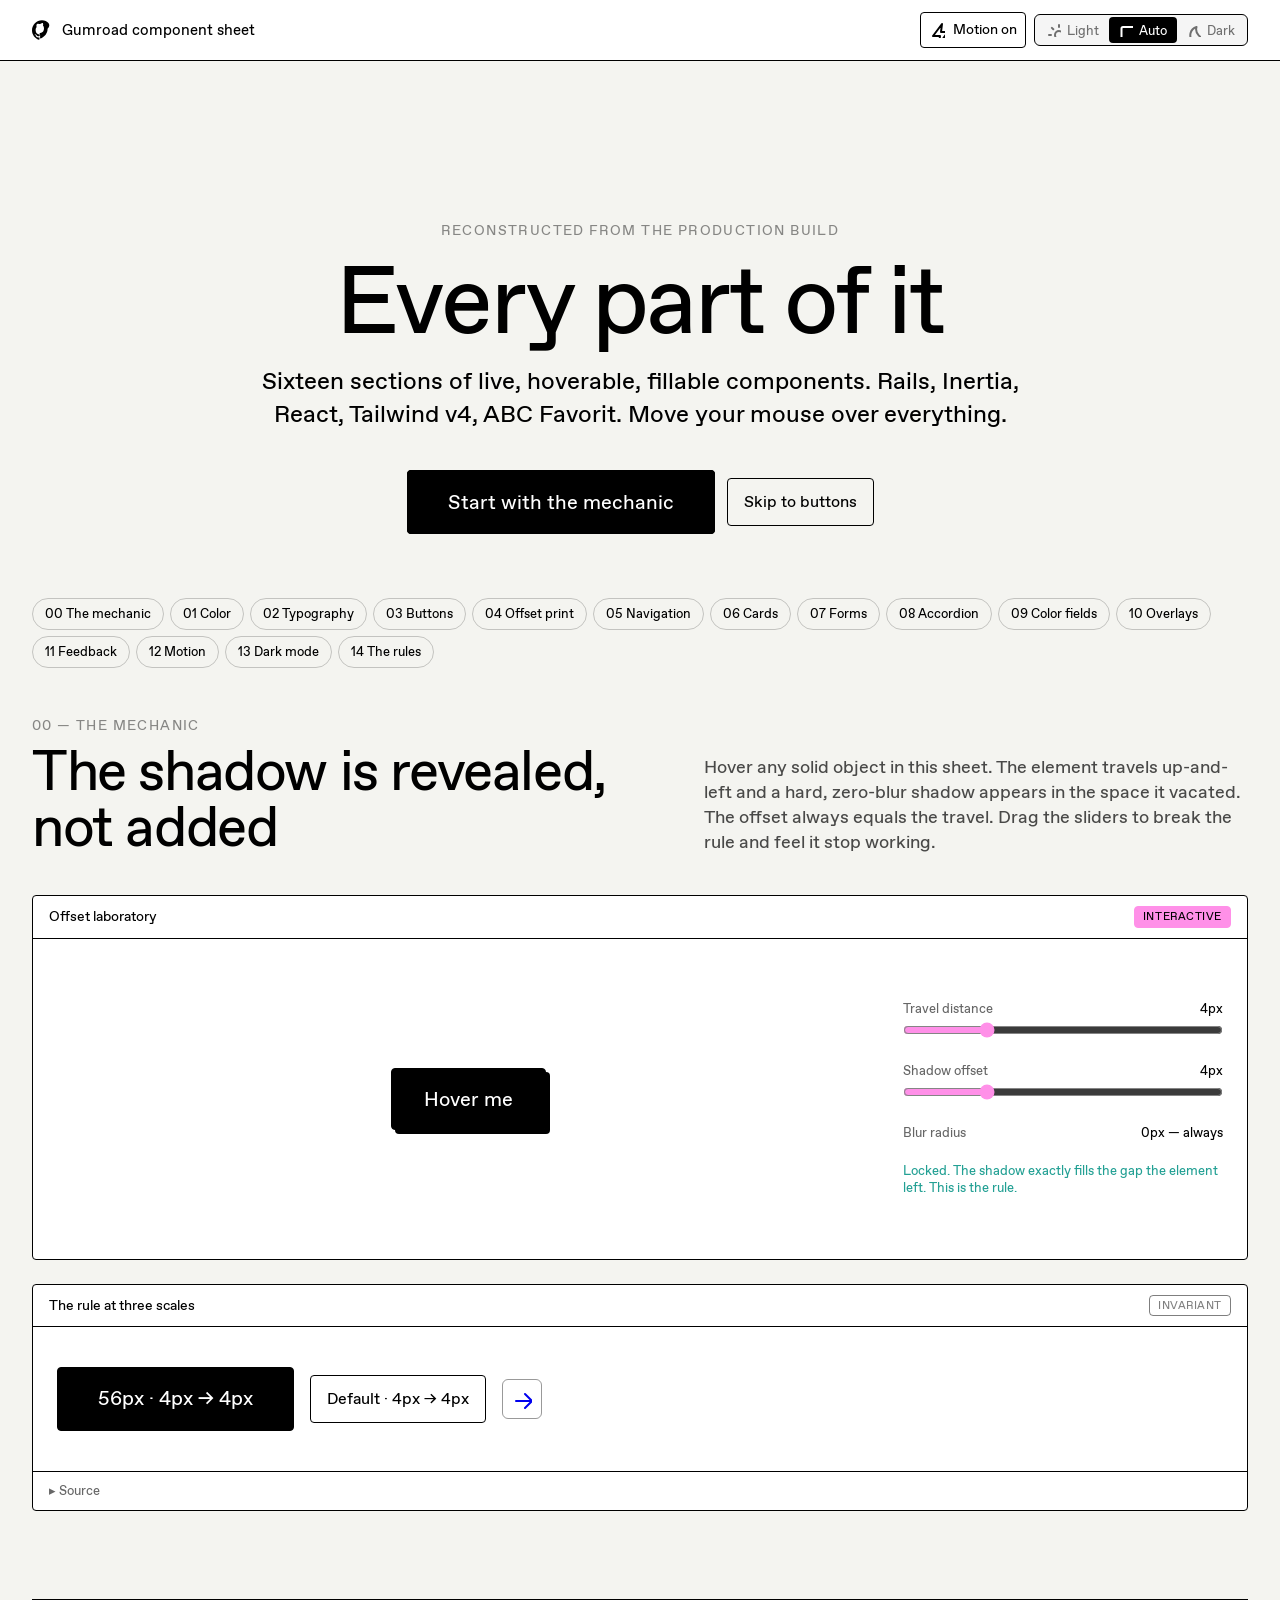
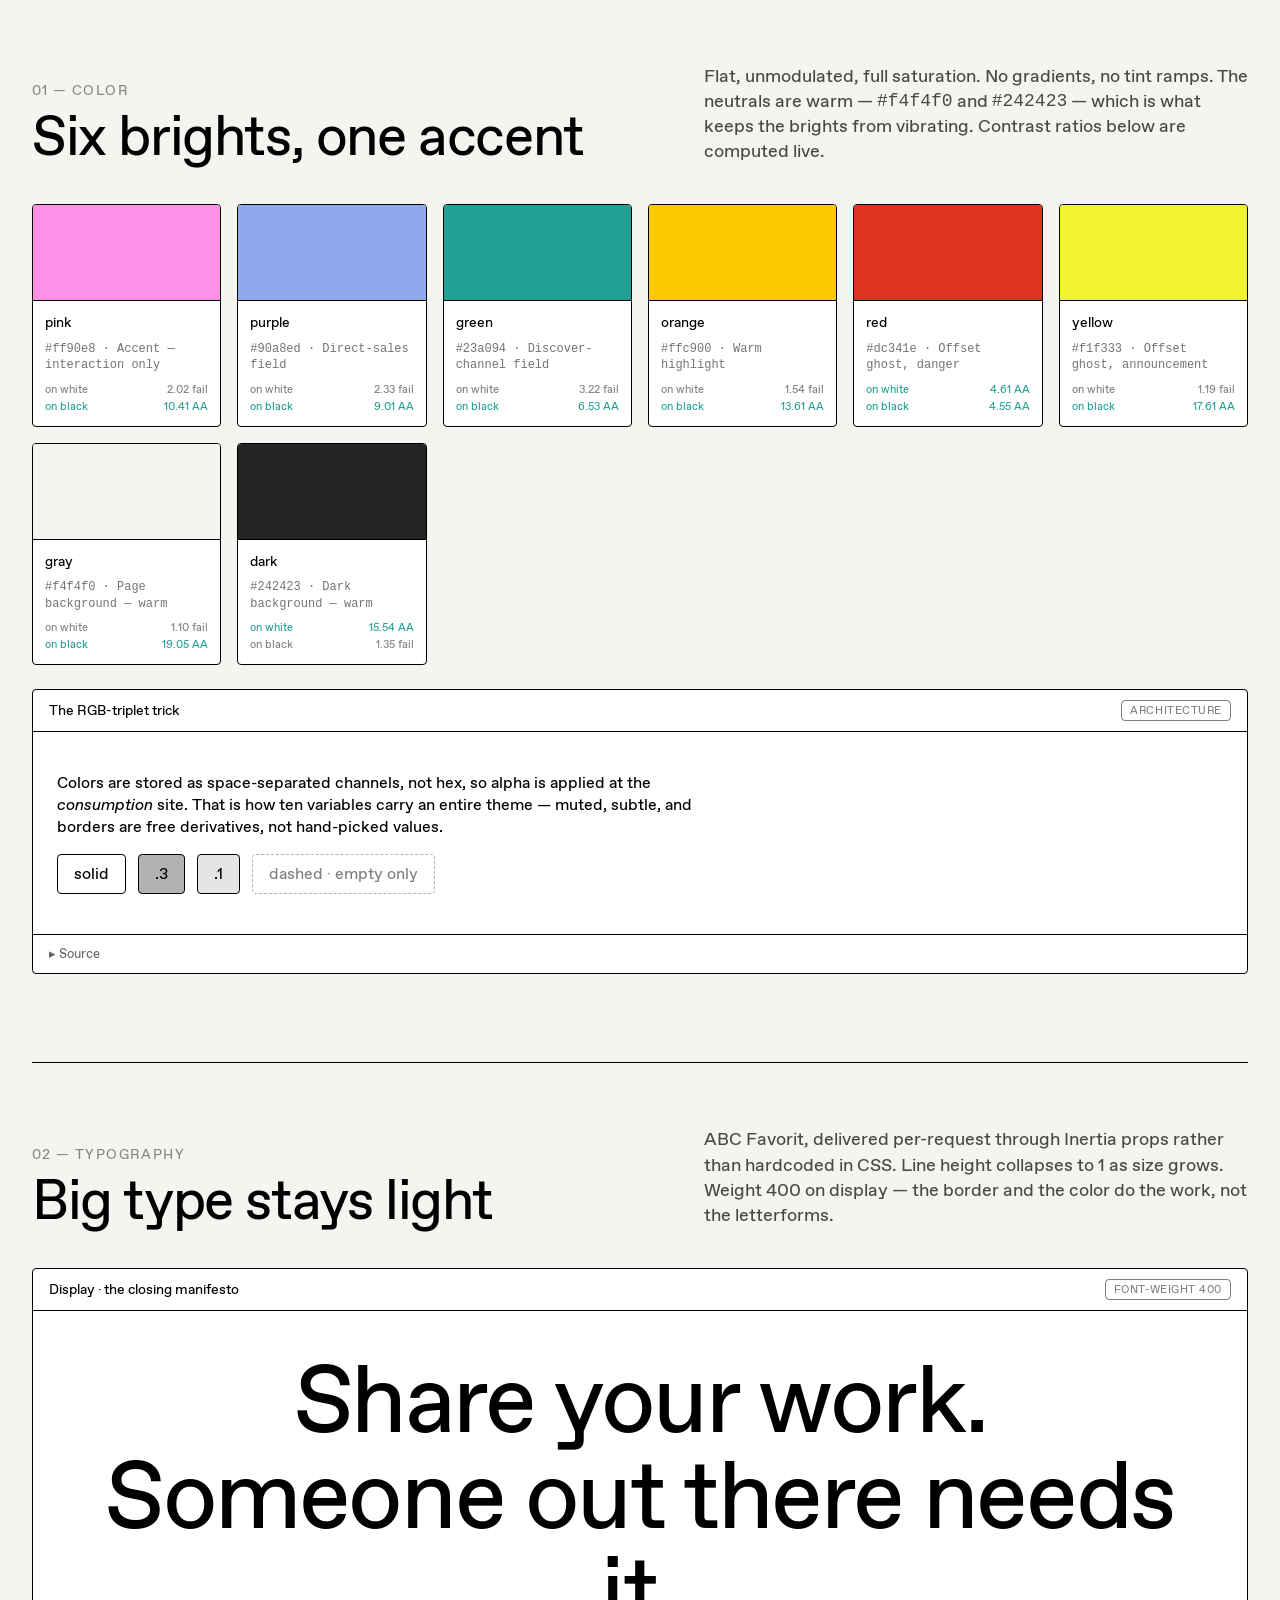
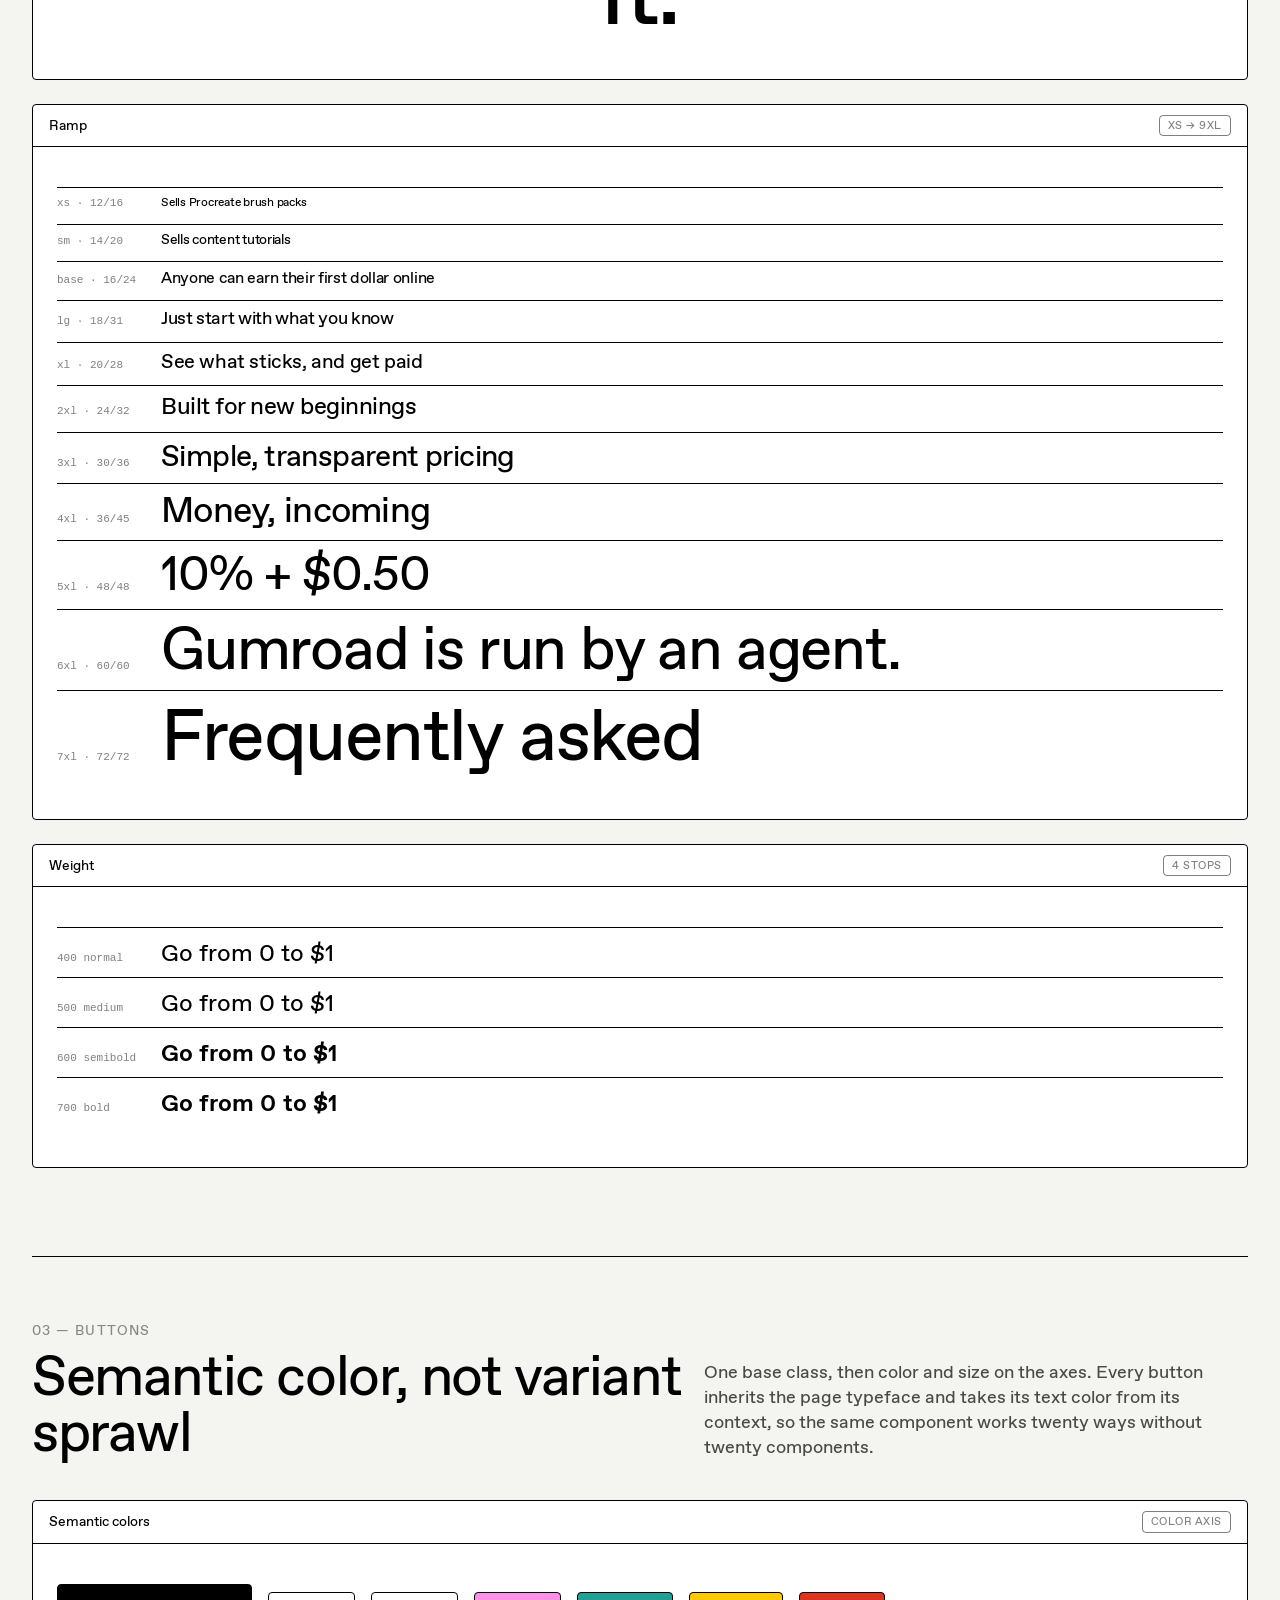
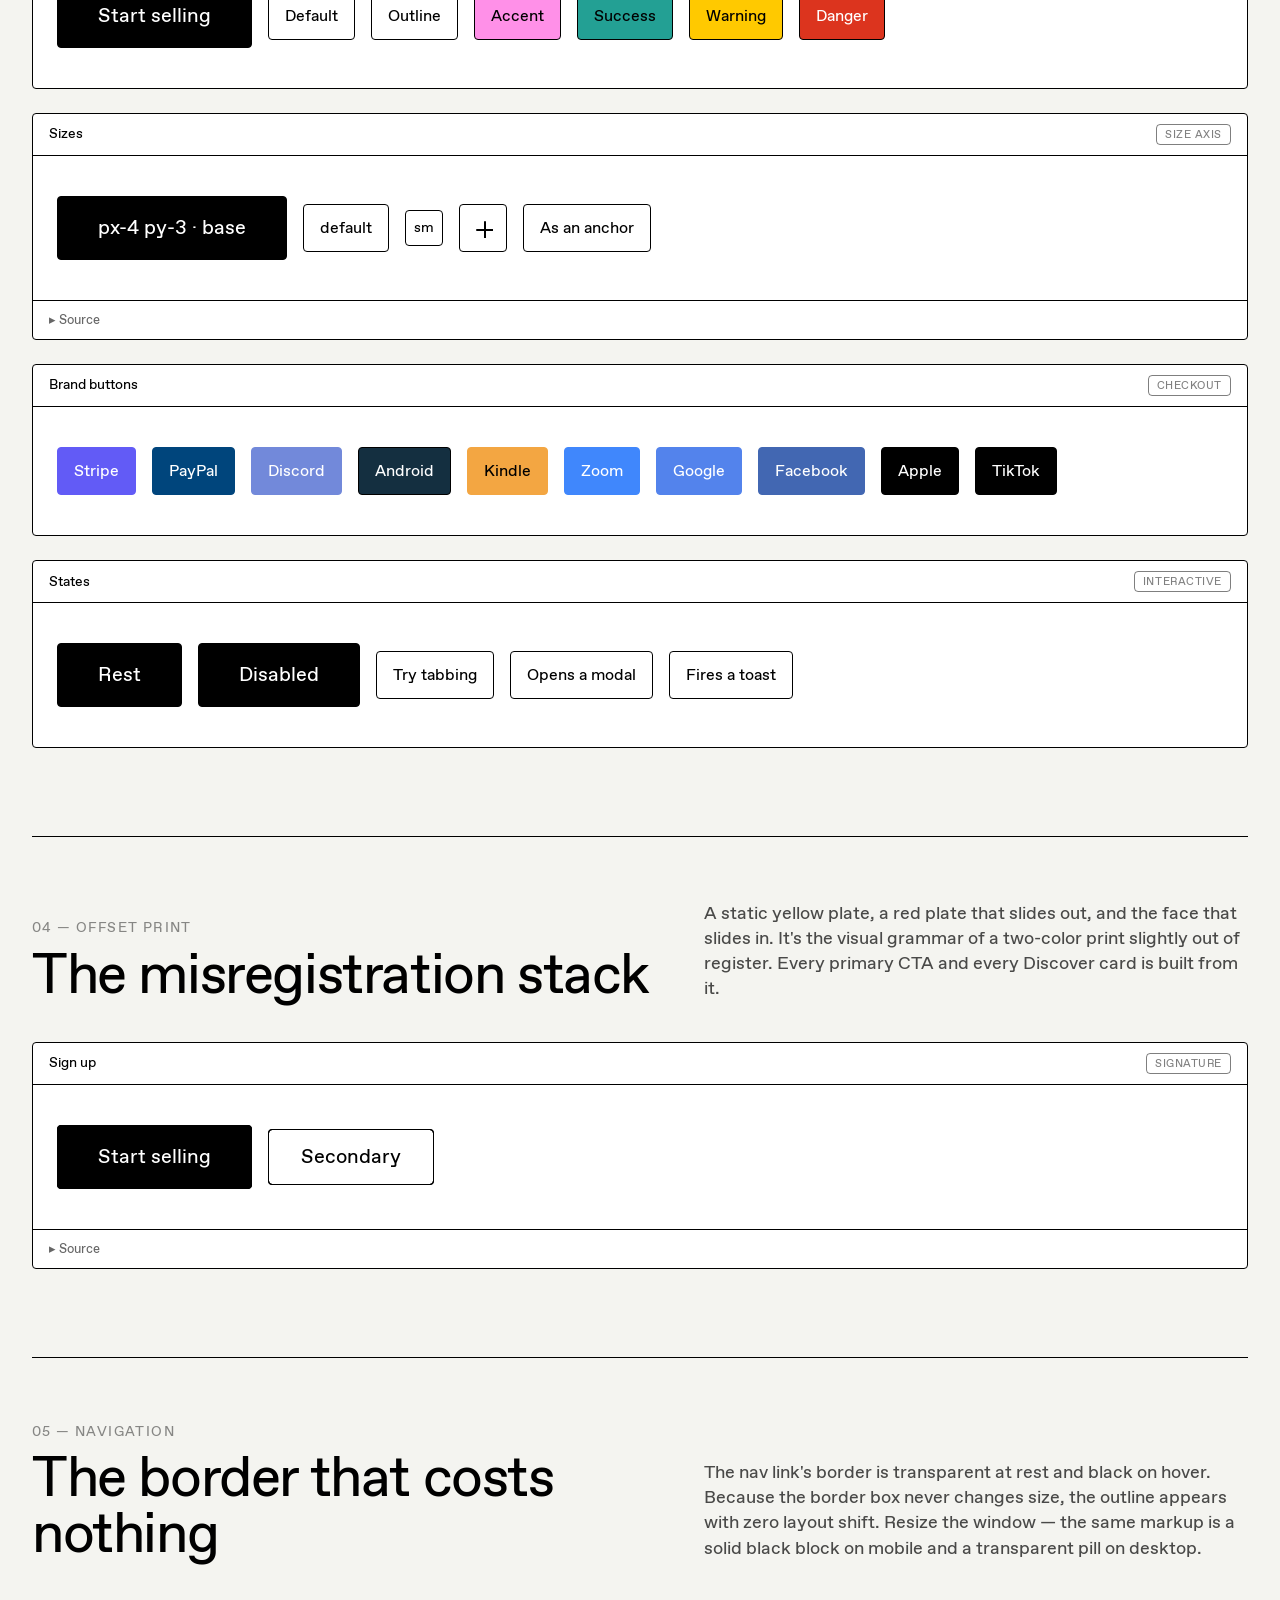
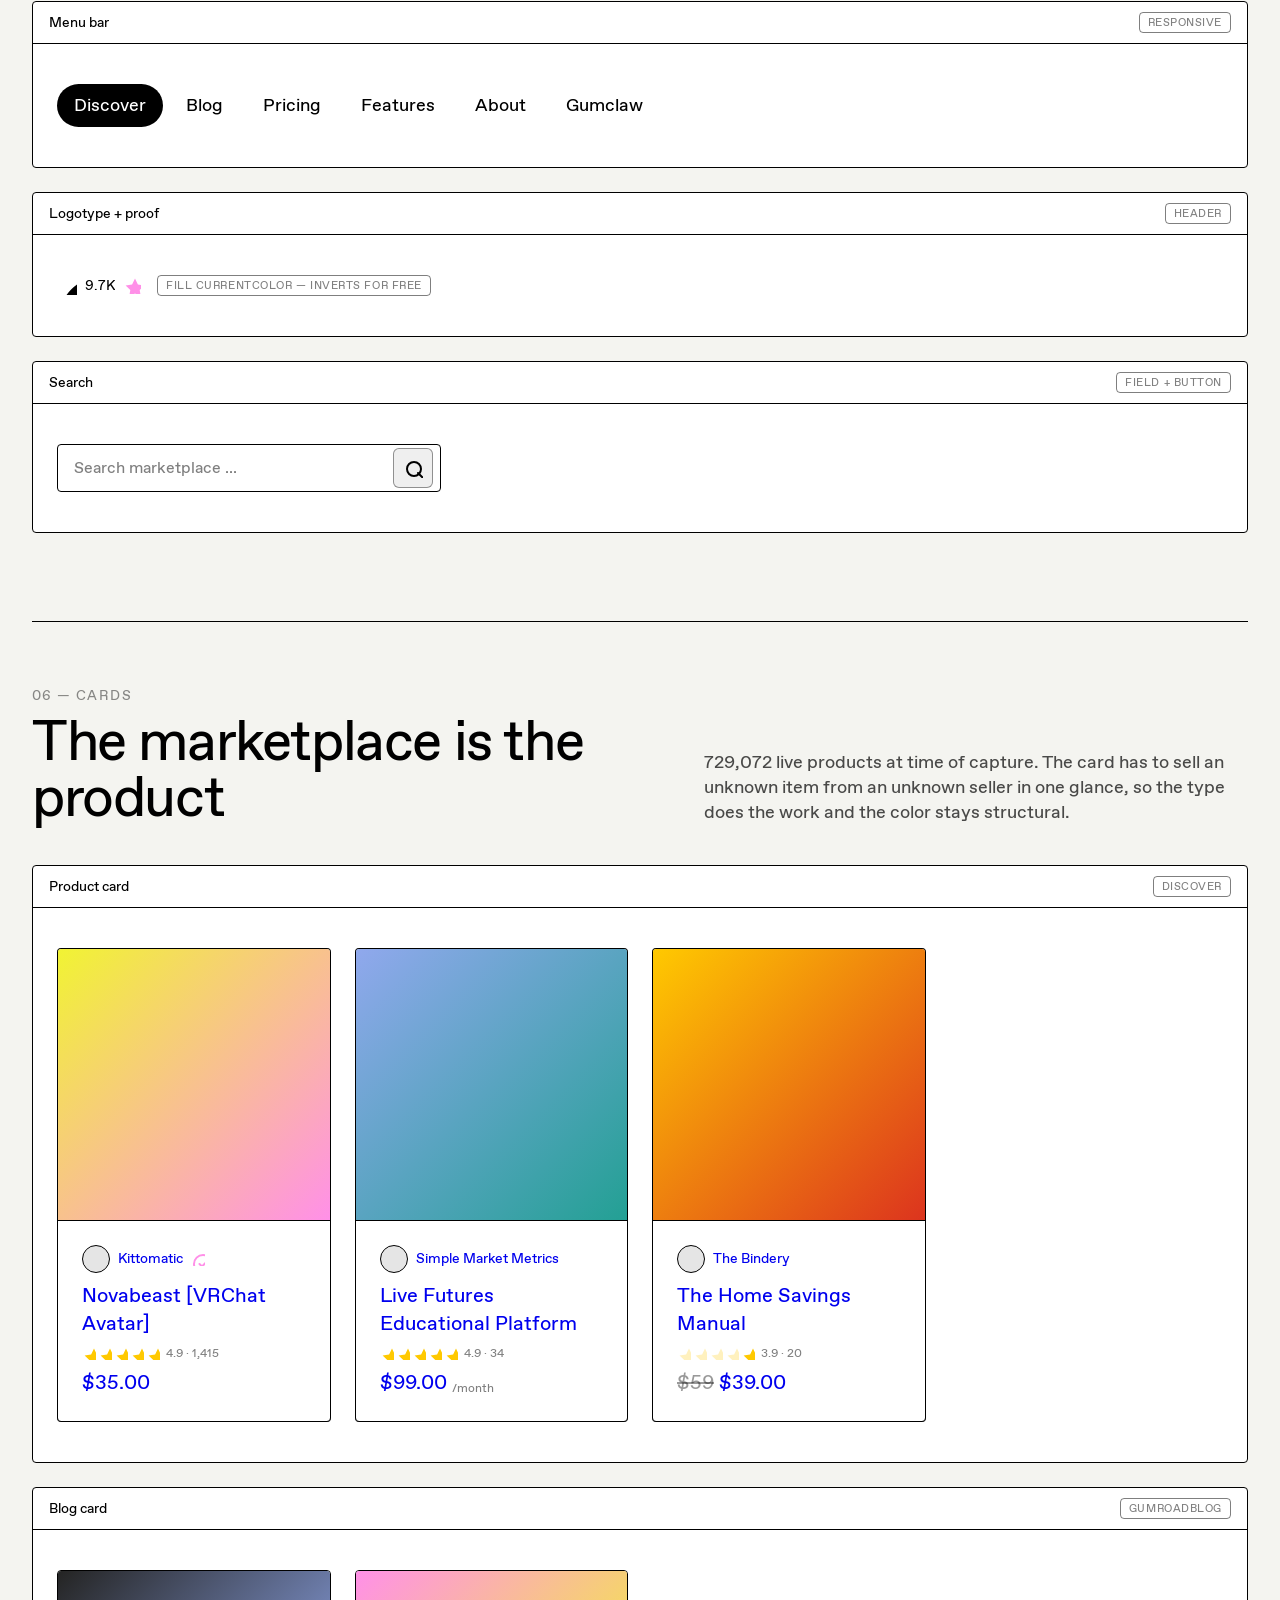
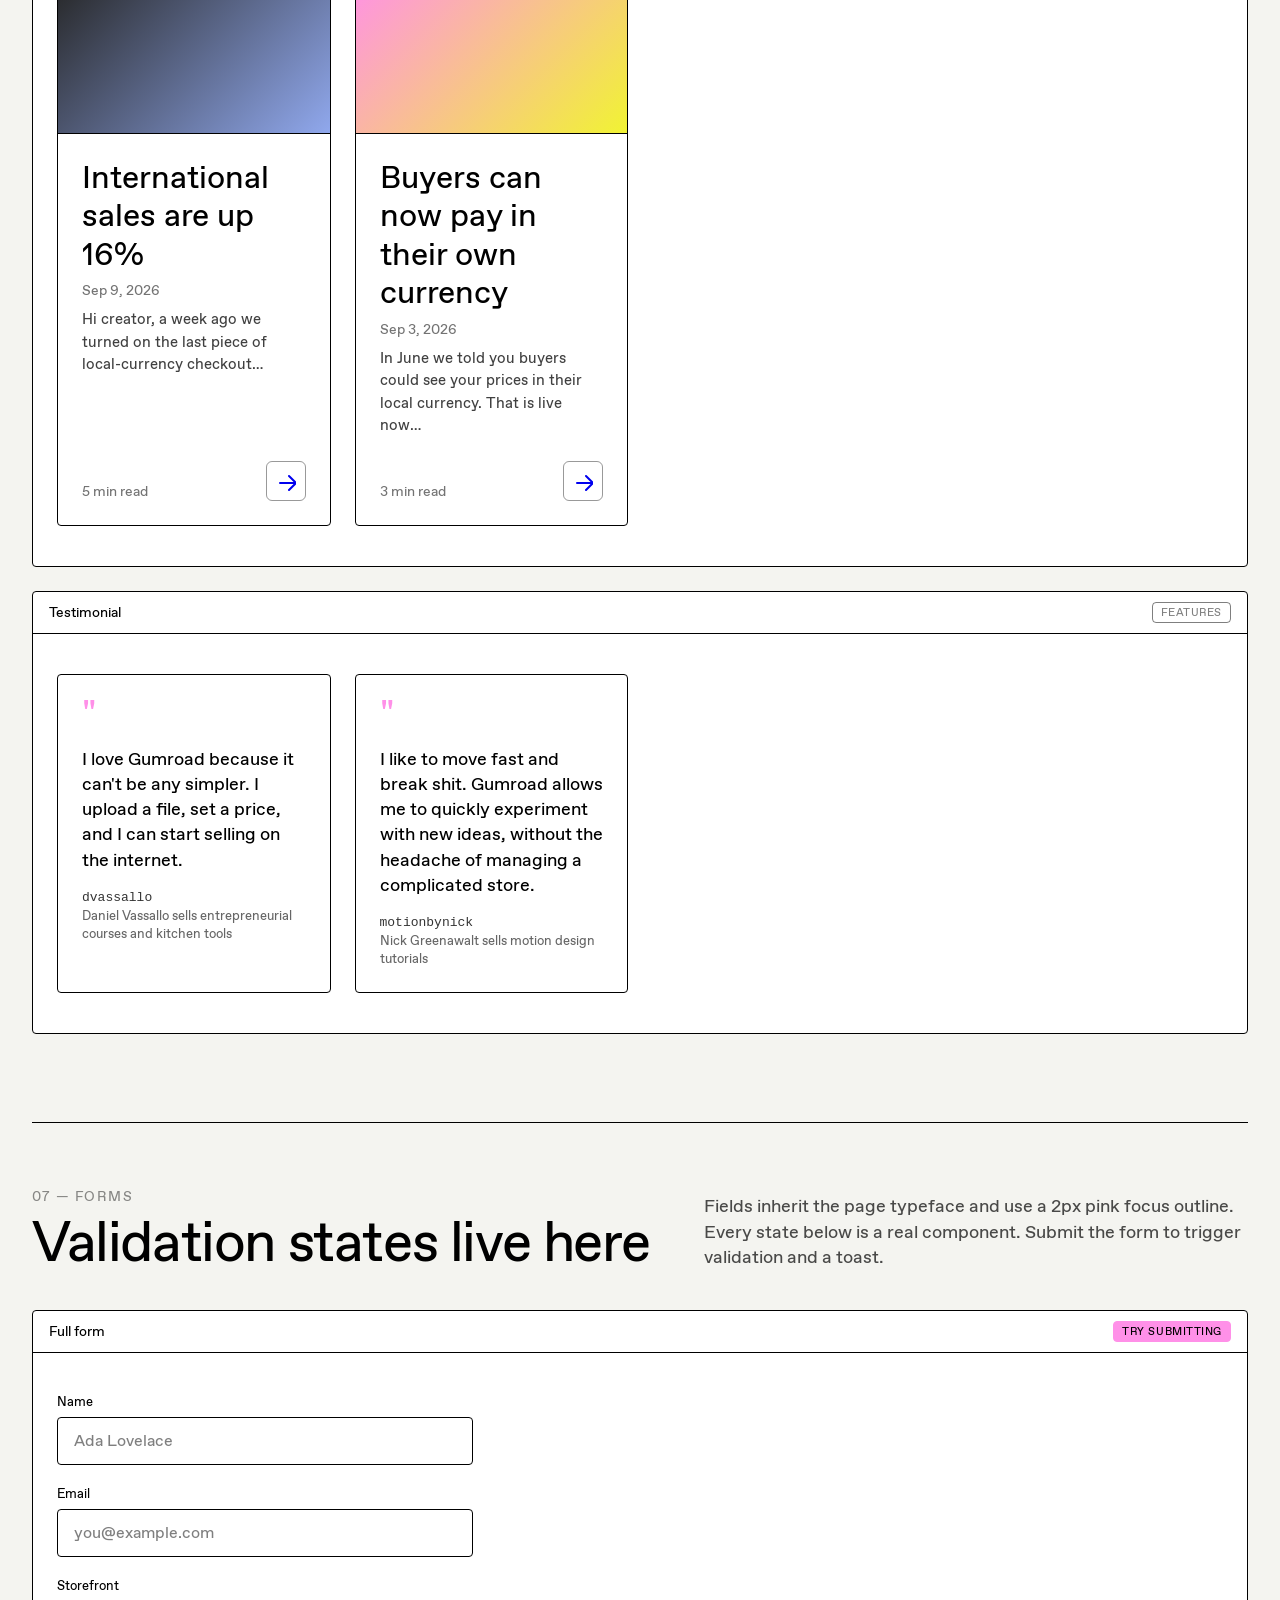
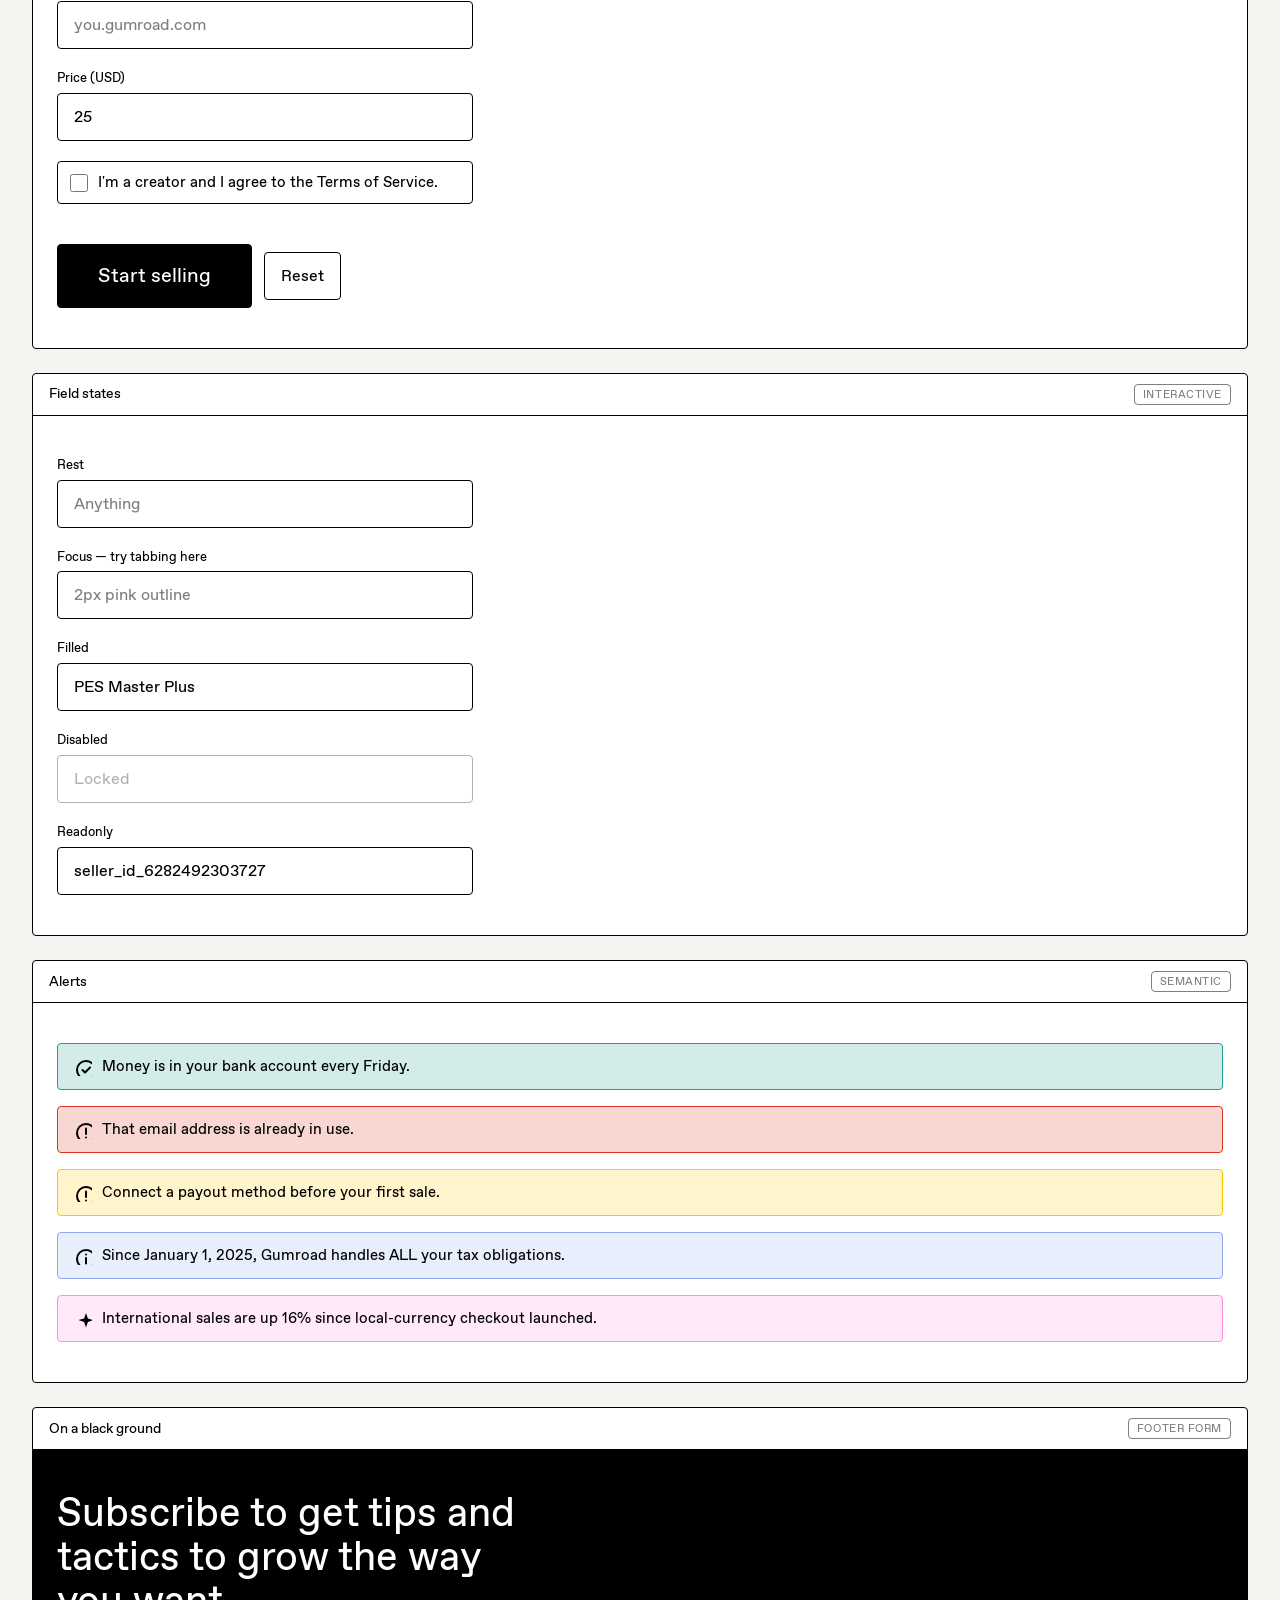
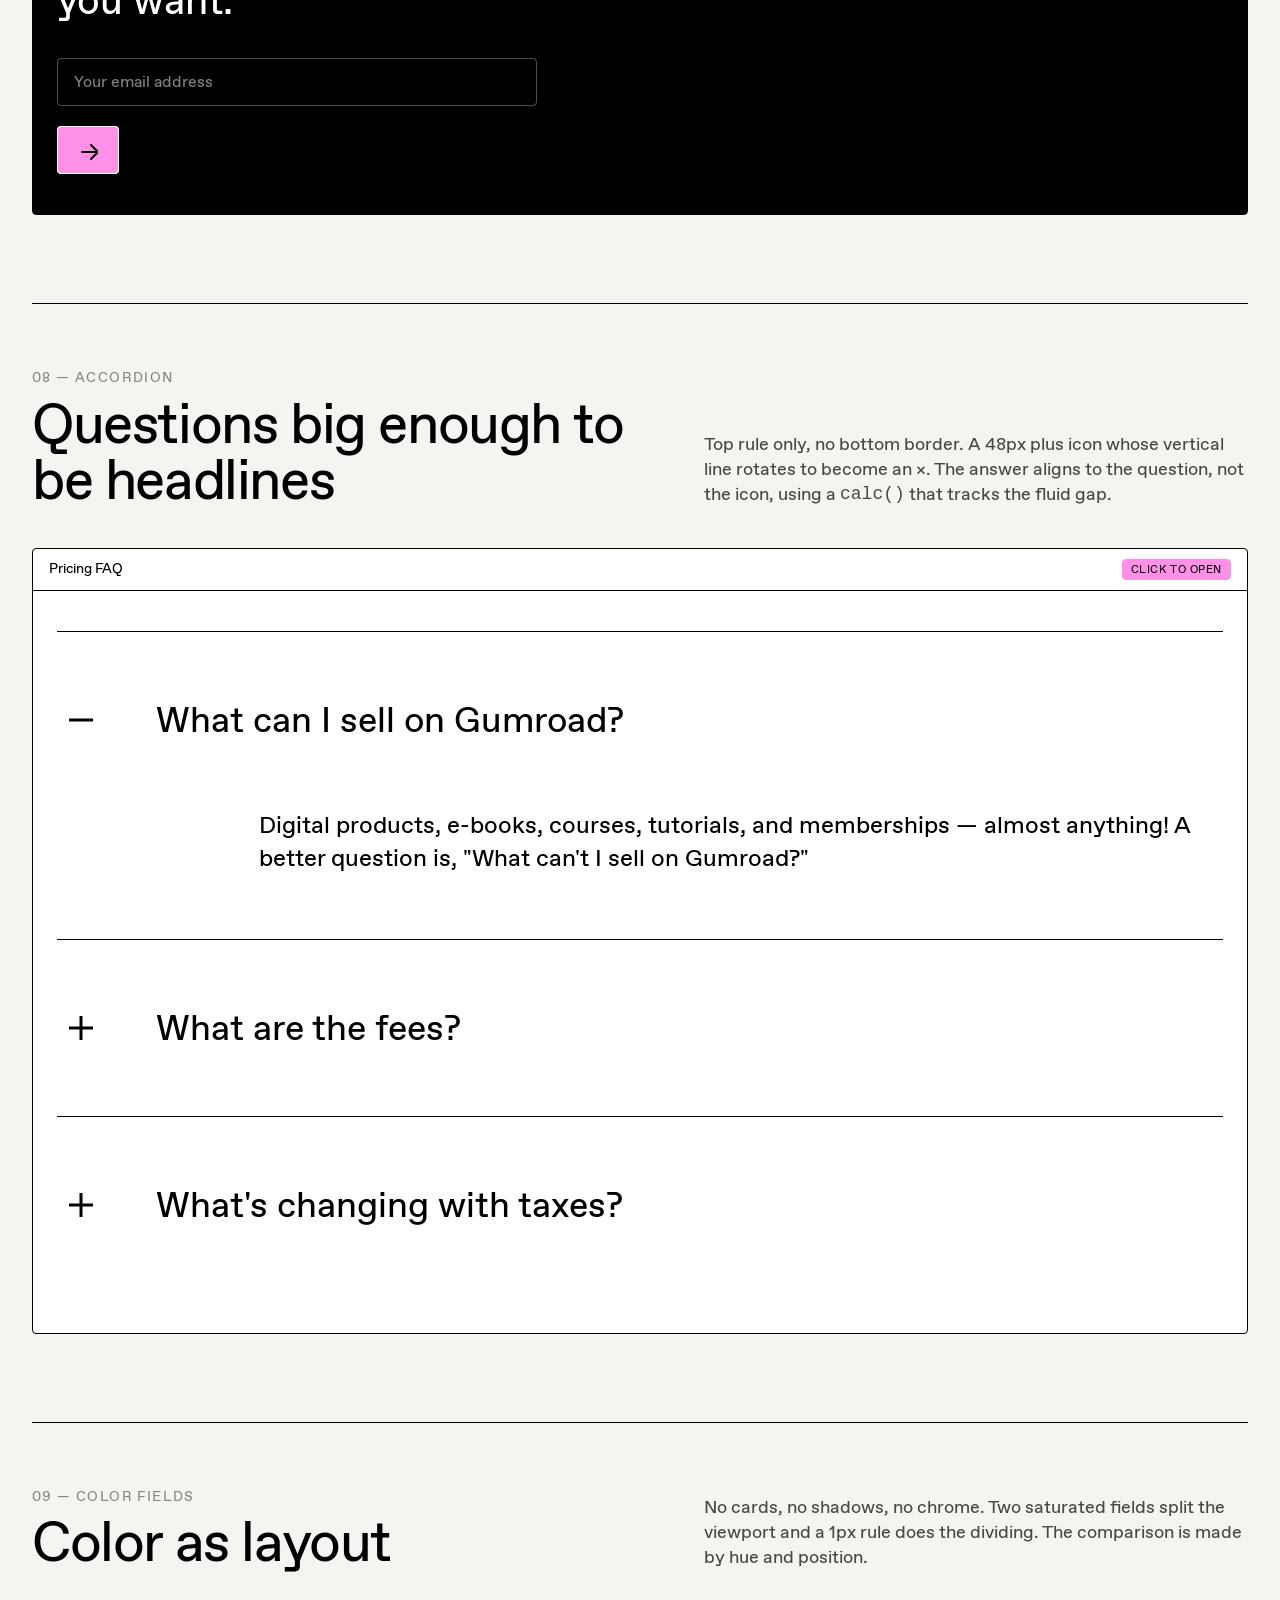
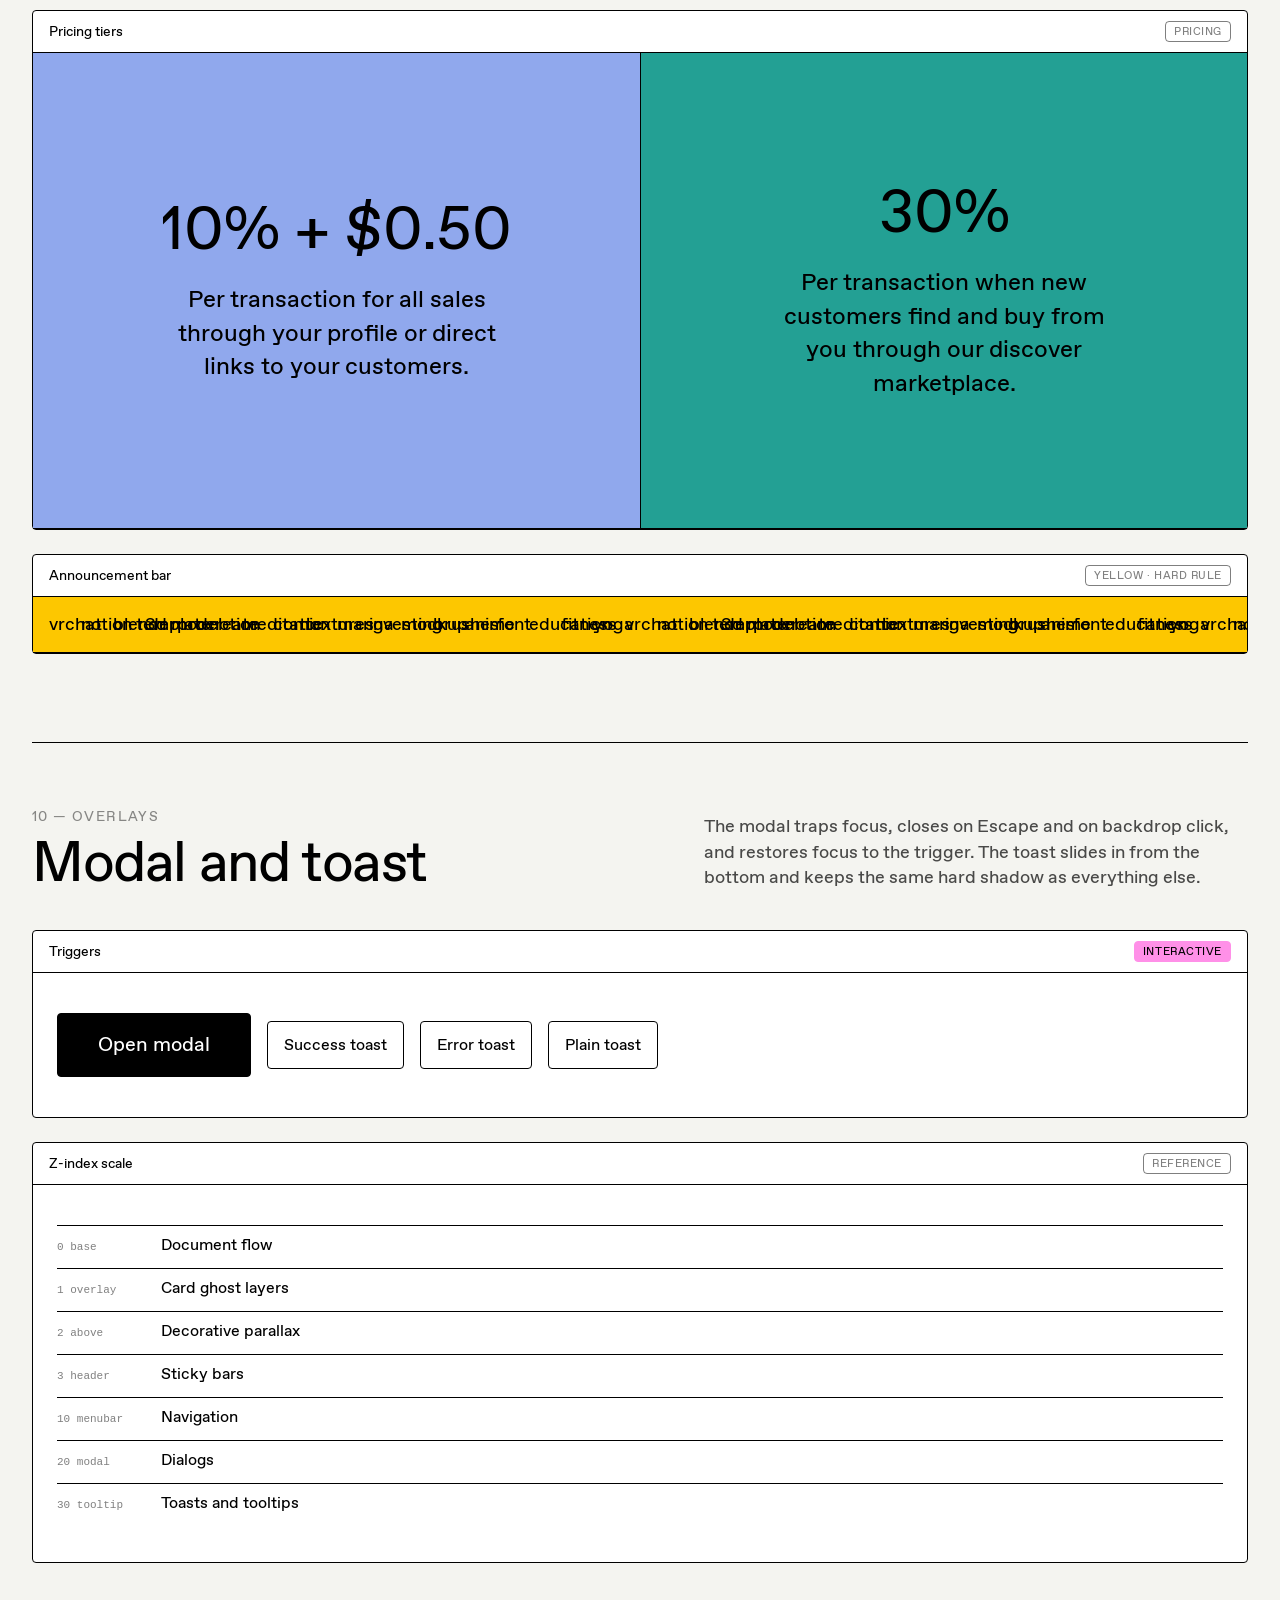
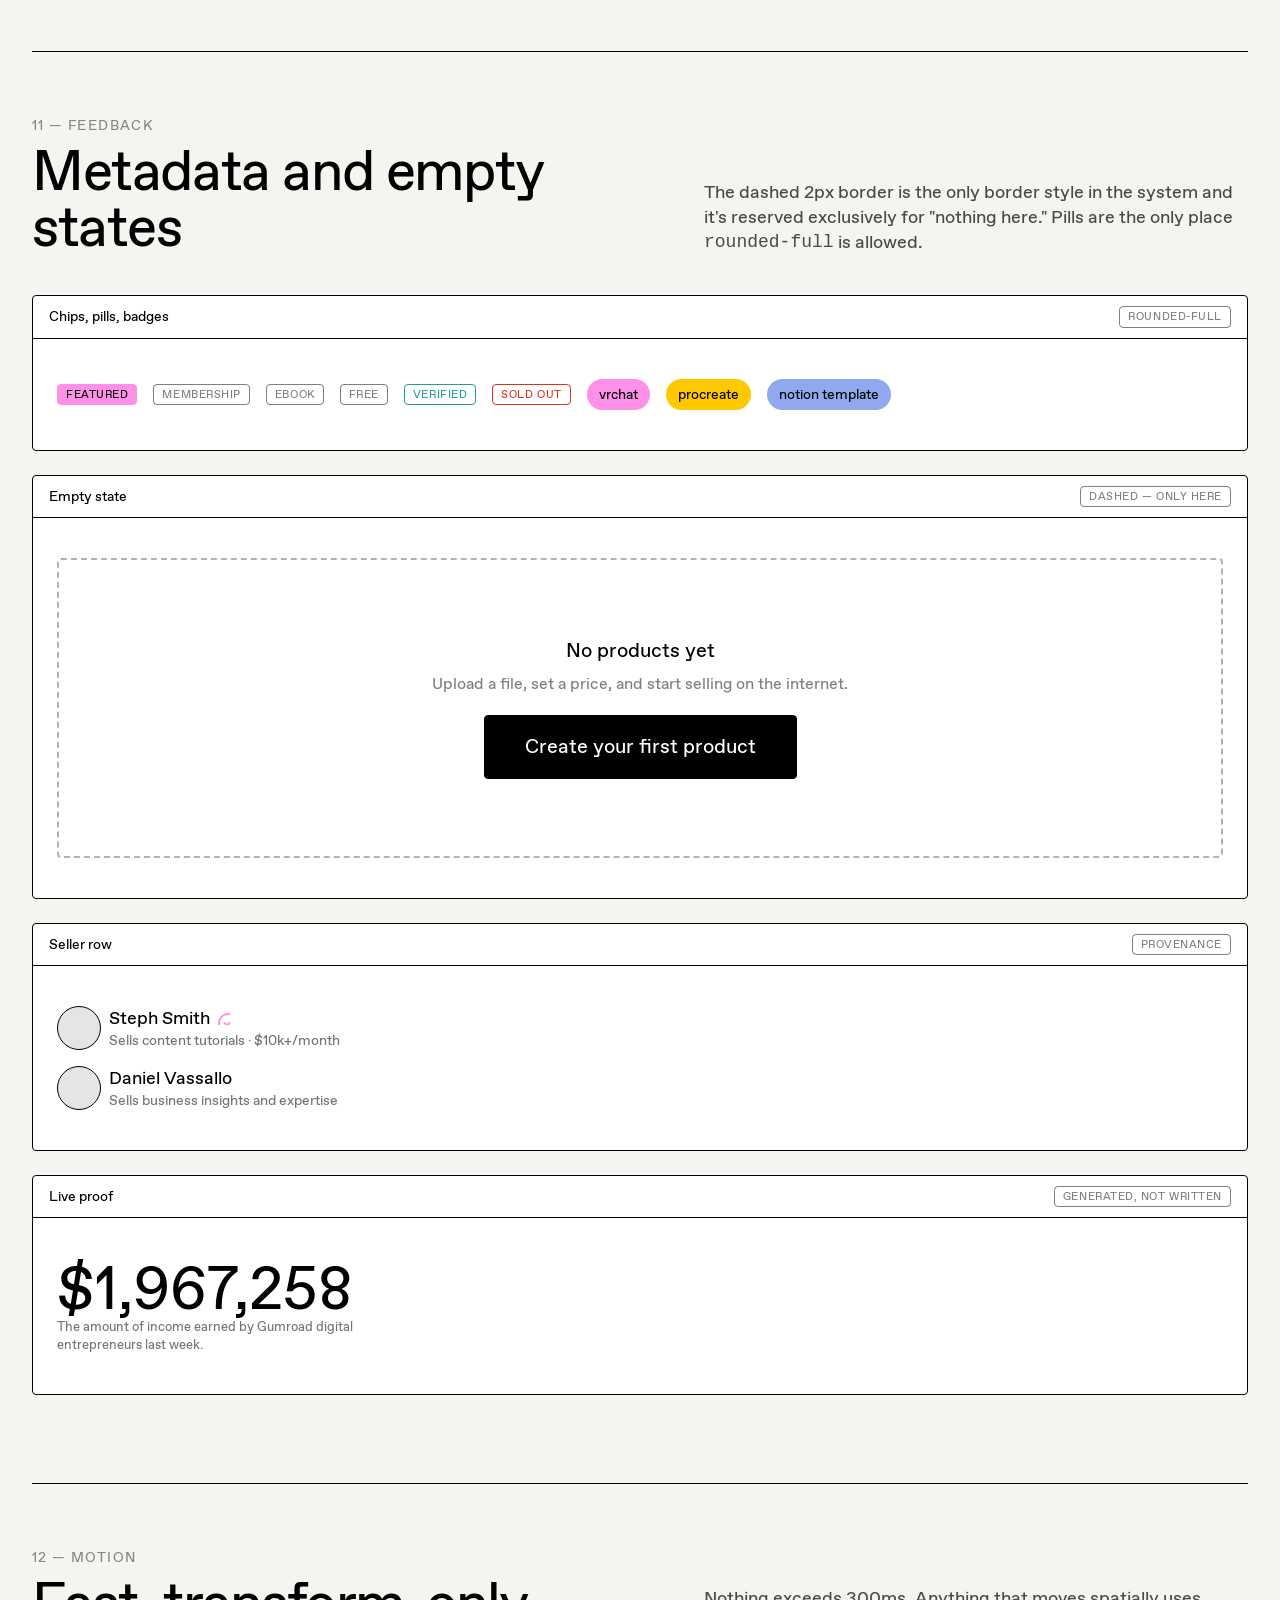
<file: index.html>
<!DOCTYPE html>
<html lang="en">
<head>
<meta charset="utf-8">
<meta name="viewport" content="width=device-width, initial-scale=1">
<title>Gumroad Component Sheet</title>
<meta name="description" content="An interactive component sheet for the Gumroad design language — buttons, forms, cards, fields, and every interaction, reconstructed from the production build.">
<link rel="stylesheet" href="assets/gumroad-tokens.css">
<link rel="stylesheet" href="assets/gumroad-components.css">
<link rel="stylesheet" href="assets/sheet.css">
</head>
<body>
<div class="sheet">

<!-- ========================================================================
     ICON SPRITE
     Two conventions, both from the production bundle:
       UI icons    24px grid, stroke-width 2, fill none, round caps
       Brand icons official viewBox, fill currentColor
     ======================================================================== -->
<svg width="0" height="0" style="position:absolute" aria-hidden="true" focusable="false">
  <defs>
    <g id="i-search" fill="none" stroke="currentColor" stroke-width="2" stroke-linecap="round" stroke-linejoin="round">
      <circle cx="11" cy="11" r="7"/><path d="m21 21-6-6"/>
    </g>
    <g id="i-check" fill="none" stroke="currentColor" stroke-width="2" stroke-linecap="round" stroke-linejoin="round">
      <path d="m4 12 5 5L20 6"/>
    </g>
    <g id="i-check-circle" fill="none" stroke="currentColor" stroke-width="2" stroke-linecap="round" stroke-linejoin="round">
      <circle cx="12" cy="12" r="9"/><path d="m8.5 12 2.5 2.5 5-5"/>
    </g>
    <g id="i-alert" fill="none" stroke="currentColor" stroke-width="2" stroke-linecap="round" stroke-linejoin="round">
      <circle cx="12" cy="12" r="9"/><path d="M12 7.5v5.5"/><path d="M12 16.4h.01"/>
    </g>
    <g id="i-info" fill="none" stroke="currentColor" stroke-width="2" stroke-linecap="round" stroke-linejoin="round">
      <circle cx="12" cy="12" r="9"/><path d="M12 11v5.5"/><path d="M12 7.6h.01"/>
    </g>
    <g id="i-arrow-right" fill="none" stroke="currentColor" stroke-width="2" stroke-linecap="round" stroke-linejoin="round">
      <path d="M4 12h16"/><path d="m13 5 7 7-7 7"/>
    </g>
    <g id="i-arrow-up-right" fill="none" stroke="currentColor" stroke-width="2" stroke-linecap="round" stroke-linejoin="round">
      <path d="M7 17 17 7"/><path d="M8 7h9v9"/>
    </g>
    <g id="i-arrow-left" fill="none" stroke="currentColor" stroke-width="2" stroke-linecap="round" stroke-linejoin="round">
      <path d="M20 12H4"/><path d="m11 5-7 7 7 7"/>
    </g>
    <g id="i-sun" fill="none" stroke="currentColor" stroke-width="2" stroke-linecap="round" stroke-linejoin="round">
      <circle cx="12" cy="12" r="4"/>
      <path d="M12 2v2M12 20v2M2 12h2M20 12h2M4.9 4.9l1.4 1.4M17.7 17.7l1.4 1.4M19.1 4.9l-1.4 1.4M6.3 17.7l-1.4 1.4"/>
    </g>
    <g id="i-moon" fill="none" stroke="currentColor" stroke-width="2" stroke-linecap="round" stroke-linejoin="round">
      <path d="M20 14.5A8.5 8.5 0 0 1 9.5 4a8.5 8.5 0 1 0 10.5 10.5"/>
    </g>
    <g id="i-monitor" fill="none" stroke="currentColor" stroke-width="2" stroke-linecap="round" stroke-linejoin="round">
      <rect x="2.5" y="4" width="19" height="12" rx="1.5"/><path d="M8.5 20h7M12 16v4"/>
    </g>
    <g id="i-zap" fill="none" stroke="currentColor" stroke-width="2" stroke-linecap="round" stroke-linejoin="round">
      <path d="M13 2 4 14h7l-1 8 9-12h-7l1-8z"/>
    </g>
    <g id="i-lock" fill="none" stroke="currentColor" stroke-width="2" stroke-linecap="round" stroke-linejoin="round">
      <rect x="4.5" y="10.5" width="15" height="10.5" rx="1.5"/><path d="M8 10.5V7a4 4 0 0 1 8 0v3.5"/>
    </g>
    <g id="i-globe" fill="none" stroke="currentColor" stroke-width="2" stroke-linecap="round" stroke-linejoin="round">
      <circle cx="12" cy="12" r="9"/><path d="M3 12h18"/><path d="M12 3a14 14 0 0 1 0 18 14 14 0 0 1 0-18z"/>
    </g>
    <g id="i-menu" fill="none" stroke="currentColor" stroke-width="2" stroke-linecap="round" stroke-linejoin="round">
      <path d="M3 6h18M3 12h18M3 18h18"/>
    </g>
    <g id="i-x" fill="none" stroke="currentColor" stroke-width="2" stroke-linecap="round" stroke-linejoin="round">
      <path d="m5 5 14 14M19 5 5 19"/>
    </g>
    <g id="i-plus" fill="none" stroke="currentColor" stroke-width="2" stroke-linecap="round" stroke-linejoin="round">
      <path d="M12 4v16M4 12h16"/>
    </g>
    <g id="i-star" fill="currentColor">
      <path d="m12 2.6 2.9 5.9 6.5.9-4.7 4.6 1.1 6.5-5.8-3-5.8 3 1.1-6.5L2.6 9.4l6.5-.9L12 2.6z"/>
    </g>
    <g id="i-sparkle" fill="currentColor">
      <path d="m12 3 1.9 5.6L19.5 10l-5.6 1.9L12 17.5l-1.9-5.6L4.5 10l5.6-1.4L12 3z"/>
    </g>
    <g id="i-copy" fill="none" stroke="currentColor" stroke-width="2" stroke-linecap="round" stroke-linejoin="round">
      <rect x="9" y="9" width="12" height="12" rx="1.5"/><path d="M6 15H4.5A1.5 1.5 0 0 1 3 13.5v-9A1.5 1.5 0 0 1 4.5 3h9A1.5 1.5 0 0 1 15 4.5V6"/>
    </g>
    <!-- brand: official viewBoxes, fill currentColor so dark mode is free -->
    <g id="b-github" fill="currentColor">
      <path fill-rule="evenodd" clip-rule="evenodd" d="M48.854 0C21.839 0 0 22 0 49.217c0 21.756 13.993 40.172 33.405 46.69 2.427.49 3.316-1.059 3.316-2.362 0-1.141-.08-5.052-.08-9.127-13.59 2.934-16.42-5.867-16.42-5.867-2.184-5.704-5.42-7.17-5.42-7.17-4.448-3.015.324-3.015.324-3.015 4.934.326 7.523 5.052 7.523 5.052 4.367 7.496 11.404 5.378 14.235 4.074.404-3.178 1.699-5.378 3.074-6.6-10.839-1.141-22.243-5.378-22.243-24.283 0-5.378 1.94-9.778 5.014-13.2-.485-1.222-2.184-6.275.486-13.038 0 0 3.125-3.304 6.426-3.436 4.125.808 7.523 1.63 10.213 1.63 9.302-6.356 13.427-5.052 13.427-5.052 2.67 6.763.97 11.816.485 13.038 3.155 3.422 5.015 7.822 5.015 13.2 0 18.905-11.404 23.06-22.324 24.283 1.78 1.548 3.316 4.481 3.316 9.126 0 6.6-.08 11.897-.08 13.526 0 1.304.89 2.853 3.316 2.364 19.412-6.52 33.405-24.935 33.405-46.691C97.707 22 75.788 0 48.854 0z"/>
    </g>
    <g id="b-x" fill="currentColor">
      <path d="M714.163 519.284 1160.89 0H1055.03L667.137 450.887 357.328 0H0L468.492 681.821 0 1226.37H105.866L515.491 750.218 842.672 1226.37H1200L714.137 519.284H714.163ZM569.165 686.66l-313.68 450.12h71.89L640.32 687.18h-71.155Z"/>
    </g>
    <g id="b-instagram" fill="currentColor">
      <path d="M12 2.163c3.204 0 3.584.012 4.85.07 3.252.148 4.771 1.691 4.919 4.919.058 1.265.069 1.645.069 4.849 0 3.205-.012 3.584-.069 4.849-.149 3.225-1.664 4.771-4.919 4.919-1.266.058-1.644.07-4.85.07-3.204 0-3.584-.012-4.849-.07-3.26-.149-4.771-1.699-4.919-4.92-.058-1.265-.07-1.644-.07-4.849 0-3.204.013-3.583.07-4.849.149-3.227 1.664-4.771 4.919-4.919 1.266-.057 1.645-.069 4.849-.069zM12 0C8.741 0 8.333.014 7.053.072 2.695.272.273 2.69.073 7.052.014 8.333 0 8.741 0 12c0 3.259.014 3.668.072 4.948.2 4.358 2.618 6.78 6.98 6.98C8.333 23.986 8.741 24 12 24c3.259 0 3.668-.014 4.948-.072 4.354-.2 6.782-2.618 6.979-6.98.059-1.28.073-1.689.073-4.948 0-3.259-.014-3.667-.072-4.947-.196-4.354-2.617-6.78-6.979-6.98C15.668.014 15.259 0 12 0zm0 5.838a6.162 6.162 0 1 0 0 12.324 6.162 6.162 0 0 0 0-12.324zM12 16a4 4 0 1 1 0-8 4 4 0 0 1 0 8zm6.406-11.845a1.44 1.44 0 1 0 0 2.881 1.44 1.44 0 0 0 0-2.881z"/>
    </g>
    <g id="b-youtube" fill="currentColor">
      <path d="M23.5 6.2a3.02 3.02 0 0 0-2.12-2.14C19.5 3.55 12 3.55 12 3.55s-7.5 0-9.38.51A3.02 3.02 0 0 0 .5 6.2C0 8.09 0 12 0 12s0 3.91.5 5.8a3.02 3.02 0 0 0 2.12 2.14c1.88.51 9.38.51 9.38.51s7.5 0 9.38-.51a3.02 3.02 0 0 0 2.12-2.14C24 15.91 24 12 24 12s0-3.91-.5-5.8zM9.55 15.57V8.43L15.82 12l-6.27 3.57z"/>
    </g>
  </defs>
</svg>

<!-- ========================================================================
     TOPBAR
     ======================================================================== -->
<header class="sheet-bar">
  <a class="sheet-bar__brand" href="#top">
    <svg viewBox="0 0 98 96" aria-hidden="true"><use href="#b-github"/></svg>
    Gumroad component sheet
  </a>
  <div class="sheet-bar__tools">
    <button class="gr-btn gr-btn--sm" id="motion-toggle" type="button" aria-pressed="false">
      <svg width="16" height="16" aria-hidden="true"><use href="#i-zap"/></svg>
      <span id="motion-label">Motion on</span>
    </button>
    <div class="seg" role="group" aria-label="Color theme">
      <button class="seg__btn" type="button" data-theme-set="light" aria-pressed="false">
        <svg aria-hidden="true"><use href="#i-sun"/></svg> Light
      </button>
      <button class="seg__btn" type="button" data-theme-set="system" aria-pressed="true">
        <svg aria-hidden="true"><use href="#i-monitor"/></svg> Auto
      </button>
      <button class="seg__btn" type="button" data-theme-set="dark" aria-pressed="false">
        <svg aria-hidden="true"><use href="#i-moon"/></svg> Dark
      </button>
    </div>
  </div>
</header>

<main class="sheet__main" id="top">

  <!-- ====================================================================
       HERO
       ==================================================================== -->
  <header style="text-align:center; padding:4rem 0 3rem;">
    <p class="sec__num">Reconstructed from the production build</p>
    <h1 class="gr-display" style="margin:.75rem 0 1rem;">Every part of it</h1>
    <p class="gr-lede" style="margin-inline:auto;">
      Sixteen sections of live, hoverable, fillable components. Rails, Inertia,
      React, Tailwind v4, ABC&nbsp;Favorit. Move your mouse over everything.
    </p>
    <div class="cluster" style="justify-content:center; margin-top:2.5rem;">
      <div class="gr-offset">
        <span class="gr-offset__ghost gr-offset__ghost--back" aria-hidden="true"></span>
        <span class="gr-offset__ghost gr-offset__ghost--front" aria-hidden="true"></span>
        <a class="gr-offset__face gr-btn gr-btn--primary" href="#mechanic">Start with the mechanic</a>
      </div>
      <a class="gr-btn gr-btn--outline" href="#buttons">Skip to buttons</a>
    </div>
  </header>

  <nav class="jumpnav" aria-label="Sections">
    <a href="#mechanic">00 The mechanic</a>
    <a href="#color">01 Color</a>
    <a href="#type">02 Typography</a>
    <a href="#buttons">03 Buttons</a>
    <a href="#offset">04 Offset print</a>
    <a href="#nav">05 Navigation</a>
    <a href="#cards">06 Cards</a>
    <a href="#forms">07 Forms</a>
    <a href="#accordion">08 Accordion</a>
    <a href="#fields">09 Color fields</a>
    <a href="#overlays">10 Overlays</a>
    <a href="#feedback">11 Feedback</a>
    <a href="#motion">12 Motion</a>
    <a href="#dark">13 Dark mode</a>
    <a href="#rules">14 The rules</a>
  </nav>

  <!-- ====================================================================
       00 — THE MECHANIC
       ==================================================================== -->
  <section class="sec" id="mechanic">
    <div class="sec__head">
      <div>
        <p class="sec__num">00 — The mechanic</p>
        <h2 class="sec__title">The shadow is revealed, not added</h2>
      </div>
      <p class="sec__note">
        Hover any solid object in this sheet. The element travels up-and-left and a
        hard, zero-blur shadow appears in the space it vacated. The offset always
        equals the travel. Drag the sliders to break the rule and feel it stop working.
      </p>
    </div>

    <div class="demo">
      <div class="demo__bar">
        <span class="demo__name">Offset laboratory</span>
        <span class="demo__tag demo__tag--accent">Interactive</span>
      </div>
      <div class="lab">
        <div class="lab__stage">
          <button class="lab__btn" id="lab-btn" type="button">Hover me</button>
        </div>
        <div class="lab__controls">
          <div>
            <div class="lab__readout">
              <label for="lab-travel">Travel distance</label>
              <b><span id="lab-travel-out">4</span>px</b>
            </div>
            <input type="range" id="lab-travel" min="0" max="16" step="1" value="4">
          </div>
          <div>
            <div class="lab__readout">
              <label for="lab-shadow">Shadow offset</label>
              <b><span id="lab-shadow-out">4</span>px</b>
            </div>
            <input type="range" id="lab-shadow" min="0" max="16" step="1" value="4">
          </div>
          <div>
            <div class="lab__readout">
              <span>Blur radius</span>
              <b>0px — always</b>
            </div>
          </div>
          <p class="hint" id="lab-verdict"></p>
        </div>
      </div>
    </div>

    <div class="demo">
      <div class="demo__bar">
        <span class="demo__name">The rule at three scales</span>
        <span class="demo__tag">Invariant</span>
      </div>
      <div class="demo__body">
        <button class="gr-btn gr-btn--primary" type="button">56px · 4px → 4px</button>
        <button class="gr-btn" type="button">Default · 4px → 4px</button>
        <a class="gr-icon-action" href="#mechanic" aria-label="Small action, 1px to 2px">
          <svg width="20" height="20" aria-hidden="true"><use href="#i-arrow-right"/></svg>
          <span class="sr-only">Small action</span>
        </a>
      </div>
      <details class="demo__source">
        <summary>Source</summary>
<pre>/* compiled from gumroad's cva — verbatim */
"inline-flex items-center justify-center gap-2 cursor-pointer
 border border-border rounded text-current font-[inherit] no-underline
 transition-transform
 hover:-translate-1
 hover:shadow-[0.25rem_0.25rem_0_var(--color-black)]
 active:translate-0 active:shadow-none"

/* 40px variant, from the blog card */
"group-hover:-translate-x-px group-hover:-translate-y-px
 group-hover:shadow-[2px_2px_0_0_#000]"</pre>
      </details>
    </div>
  </section>

  <!-- ====================================================================
       01 — COLOR
       ==================================================================== -->
  <section class="sec" id="color">
    <div class="sec__head">
      <div>
        <p class="sec__num">01 — Color</p>
        <h2 class="sec__title">Six brights, one accent</h2>
      </div>
      <p class="sec__note">
        Flat, unmodulated, full saturation. No gradients, no tint ramps. The neutrals
        are warm — <code>#f4f4f0</code> and <code>#242423</code> — which is what keeps
        the brights from vibrating. Contrast ratios below are computed live.
      </p>
    </div>

    <div class="swatches" id="swatches"></div>

    <div class="demo" style="margin-top:1.5rem;">
      <div class="demo__bar">
        <span class="demo__name">The RGB-triplet trick</span>
        <span class="demo__tag">Architecture</span>
      </div>
      <div class="demo__body demo__body--block">
        <p style="margin:0 0 1rem; max-width:40rem;">
          Colors are stored as space-separated channels, not hex, so alpha is applied
          at the <em>consumption</em> site. That is how ten variables carry an entire
          theme — muted, subtle, and borders are free derivatives, not hand-picked values.
        </p>
        <div class="cluster">
          <span class="cluster" style="padding:.5rem 1rem; border:var(--border); border-radius:.25rem;">solid</span>
          <span class="cluster" style="padding:.5rem 1rem; border:var(--border); border-radius:.25rem; background:rgb(var(--color)/.3);">.3</span>
          <span class="cluster" style="padding:.5rem 1rem; border:var(--border); border-radius:.25rem; background:rgb(var(--color)/.1);">.1</span>
          <span class="cluster" style="padding:.5rem 1rem; border:1px dashed rgb(var(--color)/.3); border-radius:.25rem; color:rgb(var(--color)/.5);">dashed · empty only</span>
        </div>
      </div>
      <details class="demo__source">
        <summary>Source</summary>
<pre>:root {
  --accent: 255 144 232;                    /* raw channels */
  --color: 0 0 0;
  --gray-1: .1;  --gray-2: .2;  --gray-3: .5;
}
--color-accent:    rgb(var(--accent));
--color-muted:     rgb(var(--color) / var(--gray-3));
--color-active-bg: rgb(var(--color) / var(--gray-1));
--color-border:    rgb(var(--color) / var(--border-alpha));</pre>
      </details>
    </div>
  </section>

  <!-- ====================================================================
       02 — TYPOGRAPHY
       ==================================================================== -->
  <section class="sec" id="type">
    <div class="sec__head">
      <div>
        <p class="sec__num">02 — Typography</p>
        <h2 class="sec__title">Big type stays light</h2>
      </div>
      <p class="sec__note">
        ABC&nbsp;Favorit, delivered per-request through Inertia props rather than
        hardcoded in CSS. Line height collapses to 1 as size grows. Weight 400 on
        display — the border and the color do the work, not the letterforms.
      </p>
    </div>

    <div class="demo">
      <div class="demo__bar">
        <span class="demo__name">Display · the closing manifesto</span>
        <span class="demo__tag">font-weight 400</span>
      </div>
      <div class="demo__body demo__body--block" style="text-align:center;">
        <p class="gr-display" style="margin:0;">Share your work.<br>Someone out there needs it.</p>
      </div>
    </div>

    <div class="demo">
      <div class="demo__bar">
        <span class="demo__name">Ramp</span>
        <span class="demo__tag">xs → 9xl</span>
      </div>
      <div class="demo__body demo__body--block">
        <div class="ramp">
          <div class="ramp__row"><span class="ramp__meta">xs · 12/16</span><span class="ramp__specimen" style="font-size:.75rem;">Sells Procreate brush packs</span></div>
          <div class="ramp__row"><span class="ramp__meta">sm · 14/20</span><span class="ramp__specimen" style="font-size:.875rem;">Sells content tutorials</span></div>
          <div class="ramp__row"><span class="ramp__meta">base · 16/24</span><span class="ramp__specimen" style="font-size:1rem;">Anyone can earn their first dollar online</span></div>
          <div class="ramp__row"><span class="ramp__meta">lg · 18/31</span><span class="ramp__specimen" style="font-size:1.125rem;">Just start with what you know</span></div>
          <div class="ramp__row"><span class="ramp__meta">xl · 20/28</span><span class="ramp__specimen" style="font-size:1.25rem;">See what sticks, and get paid</span></div>
          <div class="ramp__row"><span class="ramp__meta">2xl · 24/32</span><span class="ramp__specimen" style="font-size:1.5rem;">Built for new beginnings</span></div>
          <div class="ramp__row"><span class="ramp__meta">3xl · 30/36</span><span class="ramp__specimen" style="font-size:1.875rem;">Simple, transparent pricing</span></div>
          <div class="ramp__row"><span class="ramp__meta">4xl · 36/45</span><span class="ramp__specimen" style="font-size:2.25rem;">Money, incoming</span></div>
          <div class="ramp__row"><span class="ramp__meta">5xl · 48/48</span><span class="ramp__specimen" style="font-size:3rem;">10% + $0.50</span></div>
          <div class="ramp__row"><span class="ramp__meta">6xl · 60/60</span><span class="ramp__specimen" style="font-size:3.75rem;">Gumroad is run by an agent.</span></div>
          <div class="ramp__row"><span class="ramp__meta">7xl · 72/72</span><span class="ramp__specimen" style="font-size:4.5rem;">Frequently asked</span></div>
        </div>
      </div>
    </div>

    <div class="demo">
      <div class="demo__bar">
        <span class="demo__name">Weight</span>
        <span class="demo__tag">4 stops</span>
      </div>
      <div class="demo__body demo__body--block">
        <div class="weight-row"><span class="ramp__meta">400 normal</span><span style="font-weight:400; font-size:1.5rem;">Go from 0 to $1</span></div>
        <div class="weight-row"><span class="ramp__meta">500 medium</span><span style="font-weight:500; font-size:1.5rem;">Go from 0 to $1</span></div>
        <div class="weight-row"><span class="ramp__meta">600 semibold</span><span style="font-weight:600; font-size:1.5rem;">Go from 0 to $1</span></div>
        <div class="weight-row"><span class="ramp__meta">700 bold</span><span style="font-weight:700; font-size:1.5rem;">Go from 0 to $1</span></div>
      </div>
    </div>
  </section>

  <!-- ====================================================================
       03 — BUTTONS
       ==================================================================== -->
  <section class="sec" id="buttons">
    <div class="sec__head">
      <div>
        <p class="sec__num">03 — Buttons</p>
        <h2 class="sec__title">Semantic color, not variant sprawl</h2>
      </div>
      <p class="sec__note">
        One base class, then color and size on the axes. Every button inherits the
        page typeface and takes its text color from its context, so the same component
        works twenty ways without twenty components.
      </p>
    </div>

    <div class="demo">
      <div class="demo__bar"><span class="demo__name">Semantic colors</span><span class="demo__tag">color axis</span></div>
      <div class="demo__body">
        <button class="gr-btn gr-btn--primary" type="button">Start selling</button>
        <button class="gr-btn" type="button">Default</button>
        <button class="gr-btn gr-btn--outline" type="button">Outline</button>
        <button class="gr-btn gr-btn--accent" type="button">Accent</button>
        <button class="gr-btn gr-btn--success" type="button">Success</button>
        <button class="gr-btn gr-btn--warning" type="button">Warning</button>
        <button class="gr-btn gr-btn--danger" type="button">Danger</button>
      </div>
    </div>

    <div class="demo">
      <div class="demo__bar"><span class="demo__name">Sizes</span><span class="demo__tag">size axis</span></div>
      <div class="demo__body">
        <button class="gr-btn gr-btn--primary" type="button">px-4 py-3 · base</button>
        <button class="gr-btn" type="button">default</button>
        <button class="gr-btn gr-btn--sm" type="button">sm</button>
        <button class="gr-btn" type="button" style="width:3rem;height:3rem;padding:0;" aria-label="Icon size">
          <svg width="20" height="20" aria-hidden="true"><use href="#i-plus"/></svg>
        </button>
        <a class="gr-btn gr-btn--outline" href="#buttons">As an anchor</a>
      </div>
      <details class="demo__source">
        <summary>Source</summary>
<pre>size: {
  default: "px-4 py-3 text-base leading-snug",
  sm:      "p-2 text-sm leading-[1.3]",
  icon:    "size-12 box-border",
}</pre>
      </details>
    </div>

    <div class="demo">
      <div class="demo__bar"><span class="demo__name">Brand buttons</span><span class="demo__tag">Checkout</span></div>
      <div class="demo__body">
        <button class="gr-btn" style="background:#625bf6;color:#fff;border-color:#625bf6;" type="button">Stripe</button>
        <button class="gr-btn" style="background:#00457c;color:#fff;border-color:#00457c;" type="button">PayPal</button>
        <button class="gr-btn" style="background:#7289da;color:#fff;border-color:#7289da;" type="button">Discord</button>
        <button class="gr-btn" style="background:#142f40;color:#fff;" type="button">Android</button>
        <button class="gr-btn" style="background:#f3a642;color:#000;border-color:#f3a642;" type="button">Kindle</button>
        <button class="gr-btn" style="background:#4087fc;color:#fff;border-color:#4087fc;" type="button">Zoom</button>
        <button class="gr-btn" style="background:#5383ec;color:#fff;border-color:#5383ec;" type="button">Google</button>
        <button class="gr-btn" style="background:#4267b2;color:#fff;border-color:#4267b2;" type="button">Facebook</button>
        <button class="gr-btn" style="background:#000;color:#fff;" type="button">Apple</button>
        <button class="gr-btn" style="background:#000;color:#fff;" type="button">TikTok</button>
      </div>
    </div>

    <div class="demo">
      <div class="demo__bar"><span class="demo__name">States</span><span class="demo__tag">Interactive</span></div>
      <div class="demo__body">
        <button class="gr-btn gr-btn--primary" type="button">Rest</button>
        <button class="gr-btn gr-btn--primary" type="button" disabled>Disabled</button>
        <button class="gr-btn" type="button">Try tabbing</button>
        <button class="gr-btn gr-btn--outline" type="button" onclick="openModal()">Opens a modal</button>
        <button class="gr-btn" type="button" data-toast="success">Fires a toast</button>
      </div>
    </div>
  </section>

  <!-- ====================================================================
       04 — OFFSET PRINT
       ==================================================================== -->
  <section class="sec" id="offset">
    <div class="sec__head">
      <div>
        <p class="sec__num">04 — Offset print</p>
        <h2 class="sec__title">The misregistration stack</h2>
      </div>
      <p class="sec__note">
        A static yellow plate, a red plate that slides out, and the face that slides
        in. It's the visual grammar of a two-color print slightly out of register.
        Every primary CTA and every Discover card is built from it.
      </p>
    </div>

    <div class="demo">
      <div class="demo__bar"><span class="demo__name">Sign up</span><span class="demo__tag">Signature</span></div>
      <div class="demo__body">
        <div class="gr-offset">
          <span class="gr-offset__ghost gr-offset__ghost--back" aria-hidden="true"></span>
          <span class="gr-offset__ghost gr-offset__ghost--front" aria-hidden="true"></span>
          <a class="gr-offset__face gr-btn gr-btn--primary" href="#offset">Start selling</a>
        </div>
        <div class="gr-offset">
          <span class="gr-offset__ghost gr-offset__ghost--back" aria-hidden="true"></span>
          <span class="gr-offset__ghost gr-offset__ghost--front" aria-hidden="true"></span>
          <button class="gr-offset__face gr-btn" type="button" style="height:3.5rem;padding-inline:2rem;font-size:1.25rem;">Secondary</button>
        </div>
      </div>
      <details class="demo__source">
        <summary>Source</summary>
<pre>&lt;div class="relative inline-block group"&gt;
  &lt;div class="absolute inset-0 rounded-sm bg-yellow border border-black
              transition-transform duration-150 z-2"&gt;&lt;/div&gt;
  &lt;div class="absolute inset-0 rounded-sm bg-red border border-black
              transition-transform duration-150
              group-hover:translate-x-2 group-hover:translate-y-2 z-1"&gt;&lt;/div&gt;
  &lt;a class="relative inline-flex rounded-sm border border-black
            transition-all duration-150
            group-hover:-translate-x-2 group-hover:-translate-y-2 z-3
            h-14 px-8 text-xl bg-black text-white
            dark:bg-pink dark:text-black"&gt;Start selling&lt;/a&gt;
&lt;/div&gt;</pre>
      </details>
    </div>
  </section>

  <!-- ====================================================================
       05 — NAVIGATION
       ==================================================================== -->
  <section class="sec" id="nav">
    <div class="sec__head">
      <div>
        <p class="sec__num">05 — Navigation</p>
        <h2 class="sec__title">The border that costs nothing</h2>
      </div>
      <p class="sec__note">
        The nav link's border is transparent at rest and black on hover. Because the
        border box never changes size, the outline appears with zero layout shift.
        Resize the window — the same markup is a solid black block on mobile and a
        transparent pill on desktop.
      </p>
    </div>

    <div class="demo">
      <div class="demo__bar"><span class="demo__name">Menu bar</span><span class="demo__tag">Responsive</span></div>
      <div class="demo__body" style="gap:.375rem;">
        <a class="gr-nav-link" href="#nav" aria-current="page">Discover</a>
        <a class="gr-nav-link" href="#type">Blog</a>
        <a class="gr-nav-link" href="#fields">Pricing</a>
        <a class="gr-nav-link" href="#buttons">Features</a>
        <a class="gr-nav-link" href="#offset">About</a>
        <a class="gr-nav-link" href="#dark">Gumclaw</a>
      </div>
    </div>

    <div class="demo">
      <div class="demo__bar"><span class="demo__name">Logotype + proof</span><span class="demo__tag">Header</span></div>
      <div class="demo__body">
        <a class="seller" href="#nav" style="text-decoration:none; color:inherit;">
          <svg width="20" height="20" style="flex:none" aria-hidden="true"><use href="#b-github"/></svg>
          <span class="seller__name" style="font-weight:500;">9.7K</span>
          <svg width="18" height="18" style="color:rgb(var(--accent));flex:none" aria-hidden="true"><use href="#i-star"/></svg>
        </a>
        <span class="demo__tag">fill currentColor — inverts for free</span>
      </div>
    </div>

    <div class="demo">
      <div class="demo__bar"><span class="demo__name">Search</span><span class="demo__tag">Field + button</span></div>
      <div class="demo__body">
        <form style="position:relative; width:min(100%,24rem);" onsubmit="event.preventDefault()">
          <label class="sr-only" for="nav-search">Search marketplace</label>
          <input class="gr-field" id="nav-search" type="search" name="query" placeholder="Search marketplace ...">
          <button class="gr-icon-action" type="submit" style="position:absolute;right:.5rem;top:50%;transform:translateY(-50%);">
            <svg width="20" height="20" aria-hidden="true"><use href="#i-search"/></svg>
            <span class="sr-only">Search</span>
          </button>
        </form>
      </div>
    </div>
  </section>

  <!-- ====================================================================
       06 — CARDS
       ==================================================================== -->
  <section class="sec" id="cards">
    <div class="sec__head">
      <div>
        <p class="sec__num">06 — Cards</p>
        <h2 class="sec__title">The marketplace is the product</h2>
      </div>
      <p class="sec__note">
        729,072 live products at time of capture. The card has to sell an unknown
        item from an unknown seller in one glance, so the type does the work and
        the color stays structural.
      </p>
    </div>

    <div class="demo">
      <div class="demo__bar"><span class="demo__name">Product card</span><span class="demo__tag">Discover</span></div>
      <div class="demo__body demo__body--block">
        <div class="sheet-grid">
          <div class="gr-offset" style="width:100%;">
            <span class="gr-offset__ghost gr-offset__ghost--back" aria-hidden="true"></span>
            <span class="gr-offset__ghost gr-offset__ghost--front" aria-hidden="true"></span>
            <a class="gr-offset__face gr-card" href="#cards">
              <div class="gr-card__media" style="background:linear-gradient(135deg,#f1f333,#ff90e8);"></div>
              <div class="gr-card__body">
                <div class="seller">
                  <img class="seller__avatar" alt="" src="data:image/svg+xml,%3Csvg xmlns='http://www.w3.org/2000/svg'/%3E">
                  <span class="seller__name">Kittomatic</span>
                  <span class="seller__verified"><svg aria-hidden="true"><use href="#i-check-circle"/></svg></span>
                </div>
                <h3 class="gr-card__title">Novabeast [VRChat Avatar]</h3>
                <div class="stars" aria-label="Rated 4.9 out of 5 from 1,415 reviews">
                  <svg aria-hidden="true"><use href="#i-star"/></svg><svg aria-hidden="true"><use href="#i-star"/></svg><svg aria-hidden="true"><use href="#i-star"/></svg><svg aria-hidden="true"><use href="#i-star"/></svg><svg aria-hidden="true"><use href="#i-star"/></svg>
                  <span class="stars__count">4.9 · 1,415</span>
                </div>
                <div class="price" style="margin-top:auto;">$35.00</div>
              </div>
            </a>
          </div>

          <div class="gr-offset" style="width:100%;">
            <span class="gr-offset__ghost gr-offset__ghost--back" aria-hidden="true"></span>
            <span class="gr-offset__ghost gr-offset__ghost--front" aria-hidden="true"></span>
            <a class="gr-offset__face gr-card" href="#cards">
              <div class="gr-card__media" style="background:linear-gradient(135deg,#90a8ed,#23a094);"></div>
              <div class="gr-card__body">
                <div class="seller">
                  <img class="seller__avatar" alt="" src="data:image/svg+xml,%3Csvg xmlns='http://www.w3.org/2000/svg'/%3E">
                  <span class="seller__name">Simple Market Metrics</span>
                </div>
                <h3 class="gr-card__title">Live Futures Educational Platform</h3>
                <div class="stars" aria-label="Rated 4.9 out of 5 from 34 reviews">
                  <svg aria-hidden="true"><use href="#i-star"/></svg><svg aria-hidden="true"><use href="#i-star"/></svg><svg aria-hidden="true"><use href="#i-star"/></svg><svg aria-hidden="true"><use href="#i-star"/></svg><svg aria-hidden="true"><use href="#i-star"/></svg>
                  <span class="stars__count">4.9 · 34</span>
                </div>
                <div class="price" style="margin-top:auto;">$99.00 <span class="price--was">/month</span></div>
              </div>
            </a>
          </div>

          <div class="gr-offset" style="width:100%;">
            <span class="gr-offset__ghost gr-offset__ghost--back" aria-hidden="true"></span>
            <span class="gr-offset__ghost gr-offset__ghost--front" aria-hidden="true"></span>
            <a class="gr-offset__face gr-card" href="#cards">
              <div class="gr-card__media" style="background:linear-gradient(135deg,#ffc900,#dc341e);"></div>
              <div class="gr-card__body">
                <div class="seller">
                  <img class="seller__avatar" alt="" src="data:image/svg+xml,%3Csvg xmlns='http://www.w3.org/2000/svg'/%3E">
                  <span class="seller__name">The Bindery</span>
                </div>
                <h3 class="gr-card__title">The Home Savings Manual</h3>
                <div class="stars" aria-label="Rated 3.9 out of 5 from 20 reviews">
                  <svg aria-hidden="true" style="opacity:.25"><use href="#i-star"/></svg><svg aria-hidden="true" style="opacity:.25"><use href="#i-star"/></svg><svg aria-hidden="true" style="opacity:.25"><use href="#i-star"/></svg><svg aria-hidden="true" style="opacity:.25"><use href="#i-star"/></svg><svg aria-hidden="true"><use href="#i-star"/></svg>
                  <span class="stars__count">3.9 · 20</span>
                </div>
                <div class="price" style="margin-top:auto;"><span class="price--strike">$59</span> $39.00</div>
              </div>
            </a>
          </div>
        </div>
      </div>
    </div>

    <div class="demo">
      <div class="demo__bar"><span class="demo__name">Blog card</span><span class="demo__tag">GumroadBlog</span></div>
      <div class="demo__body demo__body--block">
        <div class="sheet-grid">
          <article class="post">
            <div class="post__media" style="background:linear-gradient(135deg,#242423,#90a8ed);"></div>
            <div class="post__body">
              <h3 class="post__title"><a href="#cards">International sales are up 16%</a></h3>
              <p class="post__meta">Sep 9, 2026</p>
              <p class="post__excerpt">Hi creator, a week ago we turned on the last piece of local-currency checkout…</p>
              <div class="post__foot">
                <span class="post__meta">5 min read</span>
                <a class="gr-icon-action" href="#cards" aria-label="Read International sales are up 16%">
                  <svg width="20" height="20" aria-hidden="true"><use href="#i-arrow-right"/></svg>
                </a>
              </div>
            </div>
          </article>
          <article class="post">
            <div class="post__media" style="background:linear-gradient(135deg,#ff90e8,#f1f333);"></div>
            <div class="post__body">
              <h3 class="post__title"><a href="#cards">Buyers can now pay in their own currency</a></h3>
              <p class="post__meta">Sep 3, 2026</p>
              <p class="post__excerpt">In June we told you buyers could see your prices in their local currency. That is live now…</p>
              <div class="post__foot">
                <span class="post__meta">3 min read</span>
                <a class="gr-icon-action" href="#cards" aria-label="Read Buyers can now pay in their own currency">
                  <svg width="20" height="20" aria-hidden="true"><use href="#i-arrow-right"/></svg>
                </a>
              </div>
            </div>
          </article>
        </div>
      </div>
    </div>

    <div class="demo">
      <div class="demo__bar"><span class="demo__name">Testimonial</span><span class="demo__tag">Features</span></div>
      <div class="demo__body demo__body--block">
        <div class="sheet-grid">
          <figure class="quote">
            <span class="quote__mark" aria-hidden="true">"</span>
            <blockquote class="quote__text">I love Gumroad because it can't be any simpler. I upload a file, set a price, and I can start selling on the internet.</blockquote>
            <figcaption class="quote__by">
              <span class="quote__handle">dvassallo</span>
              <span>Daniel Vassallo sells entrepreneurial courses and kitchen tools</span>
            </figcaption>
          </figure>
          <figure class="quote">
            <span class="quote__mark" aria-hidden="true">"</span>
            <blockquote class="quote__text">I like to move fast and break shit. Gumroad allows me to quickly experiment with new ideas, without the headache of managing a complicated store.</blockquote>
            <figcaption class="quote__by">
              <span class="quote__handle">motionbynick</span>
              <span>Nick Greenawalt sells motion design tutorials</span>
            </figcaption>
          </figure>
        </div>
      </div>
    </div>
  </section>

  <!-- ====================================================================
       07 — FORMS
       ==================================================================== -->
  <section class="sec" id="forms">
    <div class="sec__head">
      <div>
        <p class="sec__num">07 — Forms</p>
        <h2 class="sec__title">Validation states live here</h2>
      </div>
      <p class="sec__note">
        Fields inherit the page typeface and use a 2px pink focus outline. Every
        state below is a real component. Submit the form to trigger validation and
        a toast.
      </p>
    </div>

    <div class="demo">
      <div class="demo__bar"><span class="demo__name">Full form</span><span class="demo__tag demo__tag--accent">Try submitting</span></div>
      <div class="demo__body demo__body--block">
        <form class="form-grid" id="demo-form" novalidate>
          <div class="form-row">
            <label class="label" for="f-name">Name</label>
            <input class="gr-field" id="f-name" name="name" type="text" placeholder="Ada Lovelace" required>
            <span class="hint" id="e-name"></span>
          </div>
          <div class="form-row">
            <label class="label" for="f-email">Email</label>
            <input class="gr-field" id="f-email" name="email" type="email" placeholder="you@example.com" required>
            <span class="hint" id="e-email"></span>
          </div>
          <div class="form-row">
            <label class="label" for="f-url">Storefront</label>
            <input class="gr-field" id="f-url" name="url" type="url" placeholder="you.gumroad.com">
            <span class="hint" id="e-url"></span>
          </div>
          <div class="form-row">
            <label class="label" for="f-price">Price (USD)</label>
            <input class="gr-field" id="f-price" name="price" type="number" min="1" step="1" value="25">
            <span class="hint" id="e-price"></span>
          </div>
          <label class="check">
            <input type="checkbox" name="terms">
            <span>I'm a creator and I agree to the Terms of Service.</span>
          </label>
          <span class="hint" id="e-terms"></span>
          <div class="cluster">
            <button class="gr-btn gr-btn--primary" type="submit">Start selling</button>
            <button class="gr-btn" type="reset">Reset</button>
          </div>
        </form>
      </div>
    </div>

    <div class="demo">
      <div class="demo__bar"><span class="demo__name">Field states</span><span class="demo__tag">Interactive</span></div>
      <div class="demo__body demo__body--block">
        <div class="form-grid">
          <div class="form-row">
            <span class="label">Rest</span>
            <input class="gr-field" type="text" placeholder="Anything">
          </div>
          <div class="form-row">
            <span class="label">Focus — try tabbing here</span>
            <input class="gr-field" type="text" placeholder="2px pink outline">
          </div>
          <div class="form-row">
            <span class="label">Filled</span>
            <input class="gr-field" type="text" value="PES Master Plus">
          </div>
          <div class="form-row">
            <span class="label">Disabled</span>
            <input class="gr-field" type="text" value="Locked" disabled>
          </div>
          <div class="form-row">
            <span class="label">Readonly</span>
            <input class="gr-field" type="text" value="seller_id_6282492303727" readonly>
          </div>
        </div>
      </div>
    </div>

    <div class="demo">
      <div class="demo__bar"><span class="demo__name">Alerts</span><span class="demo__tag">Semantic</span></div>
      <div class="demo__body demo__body--block">
        <div class="stack">
          <div class="alert alert--success"><svg aria-hidden="true"><use href="#i-check-circle"/></svg><span>Money is in your bank account every Friday.</span></div>
          <div class="alert alert--danger"><svg aria-hidden="true"><use href="#i-alert"/></svg><span>That email address is already in use.</span></div>
          <div class="alert alert--warning"><svg aria-hidden="true"><use href="#i-alert"/></svg><span>Connect a payout method before your first sale.</span></div>
          <div class="alert alert--info"><svg aria-hidden="true"><use href="#i-info"/></svg><span>Since January 1, 2025, Gumroad handles ALL your tax obligations.</span></div>
          <div class="alert alert--accent"><svg aria-hidden="true"><use href="#i-sparkle"/></svg><span>International sales are up 16% since local-currency checkout launched.</span></div>
        </div>
      </div>
    </div>

    <div class="demo">
      <div class="demo__bar"><span class="demo__name">On a black ground</span><span class="demo__tag">Footer form</span></div>
      <div class="demo__body demo__body--dark demo__body--block">
        <form class="form-grid" style="max-width:30rem;" onsubmit="event.preventDefault(); toast('Subscribed — welcome aboard.','success')">
          <div>
            <p style="margin:0 0 1rem; font-size:clamp(1.5rem,4vw,2.5rem); font-weight:400; line-height:1.1;">
              Subscribe to get tips and tactics to grow the way you want.
            </p>
          </div>
          <div class="form-row">
            <label class="sr-only" for="f-sub">Email address</label>
            <input class="gr-field gr-field--on-dark" id="f-sub" type="email" placeholder="Your email address" required>
          </div>
          <div>
            <div class="gr-offset">
              <span class="gr-offset__ghost gr-offset__ghost--back" aria-hidden="true"></span>
              <span class="gr-offset__ghost gr-offset__ghost--front" aria-hidden="true"></span>
              <button class="gr-offset__face gr-btn gr-btn--accent" type="submit" style="height:3rem;padding-inline:1.25rem;">
                <svg width="20" height="20" aria-hidden="true"><use href="#i-arrow-right"/></svg>
                <span class="sr-only">Subscribe</span>
              </button>
            </div>
          </div>
        </form>
      </div>
    </div>
  </section>

  <!-- ====================================================================
       08 — ACCORDION
       ==================================================================== -->
  <section class="sec" id="accordion">
    <div class="sec__head">
      <div>
        <p class="sec__num">08 — Accordion</p>
        <h2 class="sec__title">Questions big enough to be headlines</h2>
      </div>
      <p class="sec__note">
        Top rule only, no bottom border. A 48px plus icon whose vertical line
        rotates to become an ×. The answer aligns to the question, not the icon,
        using a <code>calc()</code> that tracks the fluid gap.
      </p>
    </div>

    <div class="demo">
      <div class="demo__bar"><span class="demo__name">Pricing FAQ</span><span class="demo__tag demo__tag--accent">Click to open</span></div>
      <div class="demo__body demo__body--block" style="padding-inline:1.5rem;">
        <div>
          <button class="gr-accordion__trigger" type="button" aria-expanded="true">
            <div style="display:flex;align-items:center;gap:clamp(1.5rem,4vw,6rem);width:100%;">
              <svg class="gr-accordion__icon" viewBox="0 0 32 32" aria-hidden="true">
                <line x1="8" y1="16" x2="24" y2="16"/><line x1="16" y1="8" x2="16" y2="24"/>
              </svg>
              <h3 style="margin:0; font-size:clamp(1.5rem,4vw,2.25rem); font-weight:500; line-height:1.2;">What can I sell on Gumroad?</h3>
            </div>
          </button>
          <div class="gr-accordion__panel">
            <div>
              <p style="font-size:clamp(1.125rem,2.5vw,1.5rem); line-height:1.4; margin:0;">
                Digital products, e-books, courses, tutorials, and memberships — almost
                anything! A better question is, "What can't I sell on Gumroad?"
              </p>
            </div>
          </div>
        </div>

        <div>
          <button class="gr-accordion__trigger" type="button" aria-expanded="false">
            <div style="display:flex;align-items:center;gap:clamp(1.5rem,4vw,6rem);width:100%;">
              <svg class="gr-accordion__icon" viewBox="0 0 32 32" aria-hidden="true">
                <line x1="8" y1="16" x2="24" y2="16"/><line x1="16" y1="8" x2="16" y2="24"/>
              </svg>
              <h3 style="margin:0; font-size:clamp(1.5rem,4vw,2.25rem); font-weight:500; line-height:1.2;">What are the fees?</h3>
            </div>
          </button>
          <div class="gr-accordion__panel">
            <div>
              <p style="font-size:clamp(1.125rem,2.5vw,1.5rem); line-height:1.4; margin:0;">
                Gumroad doesn't charge a monthly fee. Fees are deducted as a small
                percentage of every sale, so we only make money when you do.
              </p>
            </div>
          </div>
        </div>

        <div>
          <button class="gr-accordion__trigger" type="button" aria-expanded="false">
            <div style="display:flex;align-items:center;gap:clamp(1.5rem,4vw,6rem);width:100%;">
              <svg class="gr-accordion__icon" viewBox="0 0 32 32" aria-hidden="true">
                <line x1="8" y1="16" x2="24" y2="16"/><line x1="16" y1="8" x2="16" y2="24"/>
              </svg>
              <h3 style="margin:0; font-size:clamp(1.5rem,4vw,2.25rem); font-weight:500; line-height:1.2;">What's changing with taxes?</h3>
            </div>
          </button>
          <div class="gr-accordion__panel">
            <div>
              <p style="font-size:clamp(1.125rem,2.5vw,1.5rem); line-height:1.4; margin:0;">
                We're becoming your merchant of record, which means Gumroad will
                automatically handle all sales tax collection and remittance worldwide.
              </p>
            </div>
          </div>
        </div>
      </div>
    </div>
  </section>

  <!-- ====================================================================
       09 — COLOR FIELDS
       ==================================================================== -->
  <section class="sec" id="fields">
    <div class="sec__head">
      <div>
        <p class="sec__num">09 — Color fields</p>
        <h2 class="sec__title">Color as layout</h2>
      </div>
      <p class="sec__note">
        No cards, no shadows, no chrome. Two saturated fields split the viewport and
        a 1px rule does the dividing. The comparison is made by hue and position.
      </p>
    </div>

    <div class="demo">
      <div class="demo__bar"><span class="demo__name">Pricing tiers</span><span class="demo__tag">Pricing</span></div>
      <div class="demo__body demo__body--block" style="padding:0;">
        <div class="gr-fields">
          <div class="gr-fields__cell gr-fields__cell--purple">
            <div style="max-width:36rem;">
              <h3 class="gr-fields__figure">10% + $0.50</h3>
              <p style="font-size:clamp(1.125rem,2.5vw,1.5rem); line-height:1.4; margin:1.5rem 0 0;">
                Per transaction for all sales through your profile or direct links to your customers.
              </p>
            </div>
          </div>
          <div class="gr-fields__cell gr-fields__cell--green">
            <div style="max-width:36rem;">
              <h3 class="gr-fields__figure">30%</h3>
              <p style="font-size:clamp(1.125rem,2.5vw,1.5rem); line-height:1.4; margin:1.5rem 0 0;">
                Per transaction when new customers find and buy from you through our discover marketplace.
              </p>
            </div>
          </div>
        </div>
      </div>
    </div>

    <div class="demo">
      <div class="demo__bar"><span class="demo__name">Announcement bar</span><span class="demo__tag">Yellow · hard rule</span></div>
      <div class="demo__body demo__body--block" style="padding:0;">
        <div class="gr-marquee">
          <div class="gr-marquee__track" id="bar-track"></div>
        </div>
      </div>
    </div>
  </section>

  <!-- ====================================================================
       10 — OVERLAYS
       ==================================================================== -->
  <section class="sec" id="overlays">
    <div class="sec__head">
      <div>
        <p class="sec__num">10 — Overlays</p>
        <h2 class="sec__title">Modal and toast</h2>
      </div>
      <p class="sec__note">
        The modal traps focus, closes on Escape and on backdrop click, and restores
        focus to the trigger. The toast slides in from the bottom and keeps the same
        hard shadow as everything else.
      </p>
    </div>

    <div class="demo">
      <div class="demo__bar"><span class="demo__name">Triggers</span><span class="demo__tag demo__tag--accent">Interactive</span></div>
      <div class="demo__body">
        <button class="gr-btn gr-btn--primary" type="button" id="modal-open">Open modal</button>
        <button class="gr-btn" type="button" data-toast="success">Success toast</button>
        <button class="gr-btn" type="button" data-toast="danger">Error toast</button>
        <button class="gr-btn" type="button" data-toast="plain">Plain toast</button>
      </div>
    </div>

    <div class="demo">
      <div class="demo__bar"><span class="demo__name">Z-index scale</span><span class="demo__tag">Reference</span></div>
      <div class="demo__body demo__body--block">
        <div class="ramp">
          <div class="ramp__row"><span class="ramp__meta">0 base</span><span>Document flow</span></div>
          <div class="ramp__row"><span class="ramp__meta">1 overlay</span><span>Card ghost layers</span></div>
          <div class="ramp__row"><span class="ramp__meta">2 above</span><span>Decorative parallax</span></div>
          <div class="ramp__row"><span class="ramp__meta">3 header</span><span>Sticky bars</span></div>
          <div class="ramp__row"><span class="ramp__meta">10 menubar</span><span>Navigation</span></div>
          <div class="ramp__row"><span class="ramp__meta">20 modal</span><span>Dialogs</span></div>
          <div class="ramp__row"><span class="ramp__meta">30 tooltip</span><span>Toasts and tooltips</span></div>
        </div>
      </div>
    </div>
  </section>

  <!-- ====================================================================
       11 — FEEDBACK
       ==================================================================== -->
  <section class="sec" id="feedback">
    <div class="sec__head">
      <div>
        <p class="sec__num">11 — Feedback</p>
        <h2 class="sec__title">Metadata and empty states</h2>
      </div>
      <p class="sec__note">
        The dashed 2px border is the only border style in the system and it's reserved
        exclusively for "nothing here." Pills are the only place <code>rounded-full</code>
        is allowed.
      </p>
    </div>

    <div class="demo">
      <div class="demo__bar"><span class="demo__name">Chips, pills, badges</span><span class="demo__tag">rounded-full</span></div>
      <div class="demo__body">
        <span class="demo__tag demo__tag--accent">Featured</span>
        <span class="demo__tag">membership</span>
        <span class="demo__tag">ebook</span>
        <span class="demo__tag">Free</span>
        <span class="demo__tag" style="color:rgb(var(--success));">Verified</span>
        <span class="demo__tag" style="color:rgb(var(--danger));">Sold out</span>
        <span style="padding:.375rem .75rem; font-size:.875rem; background:rgb(var(--accent)); color:rgb(var(--contrast-accent)); border-radius:9999px;">vrchat</span>
        <span style="padding:.375rem .75rem; font-size:.875rem; background:rgb(var(--warning)); color:#000; border-radius:9999px;">procreate</span>
        <span style="padding:.375rem .75rem; font-size:.875rem; background:rgb(var(--info)); color:#000; border-radius:9999px;">notion template</span>
      </div>
    </div>

    <div class="demo">
      <div class="demo__bar"><span class="demo__name">Empty state</span><span class="demo__tag">Dashed — only here</span></div>
      <div class="demo__body demo__body--block">
        <div class="gr-empty">
          <div>
            <p style="margin:0 0 .5rem; font-size:1.25rem; color:rgb(var(--color));">No products yet</p>
            <p style="margin:0 0 1.25rem;">Upload a file, set a price, and start selling on the internet.</p>
            <a class="gr-btn gr-btn--primary" href="#feedback">Create your first product</a>
          </div>
        </div>
      </div>
    </div>

    <div class="demo">
      <div class="demo__bar"><span class="demo__name">Seller row</span><span class="demo__tag">Provenance</span></div>
      <div class="demo__body demo__body--block">
        <div class="stack">
          <div class="seller" style="font-size:1.125rem;">
            <img class="seller__avatar seller__avatar--lg" alt="" src="data:image/svg+xml,%3Csvg xmlns='http://www.w3.org/2000/svg'/%3E">
            <div>
              <div style="display:flex;align-items:center;gap:.375rem;">
                <span style="font-weight:500;">Steph Smith</span>
                <span class="seller__verified"><svg aria-hidden="true"><use href="#i-check-circle"/></svg></span>
              </div>
              <div class="post__meta">Sells content tutorials · $10k+/month</div>
            </div>
          </div>
          <div class="seller" style="font-size:1.125rem;">
            <img class="seller__avatar seller__avatar--lg" alt="" src="data:image/svg+xml,%3Csvg xmlns='http://www.w3.org/2000/svg'/%3E">
            <div>
              <div style="display:flex;align-items:center;gap:.375rem;">
                <span style="font-weight:500;">Daniel Vassallo</span>
              </div>
              <div class="post__meta">Sells business insights and expertise</div>
            </div>
          </div>
        </div>
      </div>
    </div>

    <div class="demo">
      <div class="demo__bar"><span class="demo__name">Live proof</span><span class="demo__tag">Generated, not written</span></div>
      <div class="demo__body">
        <div>
          <div style="font-size:clamp(2.5rem,6vw,3.75rem); font-weight:500; line-height:1;">$1,967,258</div>
          <p class="hint" style="max-width:22rem;">The amount of income earned by Gumroad digital entrepreneurs last week.</p>
        </div>
      </div>
    </div>
  </section>

  <!-- ====================================================================
       12 — MOTION
       ==================================================================== -->
  <section class="sec" id="motion">
    <div class="sec__head">
      <div>
        <p class="sec__num">12 — Motion</p>
        <h2 class="sec__title">Fast, transform-only, cancellable</h2>
      </div>
      <p class="sec__note">
        Nothing exceeds 300ms. Anything that moves spatially uses <code>transform</code>
        only. The marquee pauses on hover and dies under <code>prefers-reduced-motion</code>
        — use the Motion toggle in the top bar to kill all of it at once.
      </p>
    </div>

    <div class="demo">
      <div class="demo__bar"><span class="demo__name">Tag marquee</span><span class="demo__tag">80s linear · pauses on hover</span></div>
      <div class="demo__body demo__body--block" style="padding:1.5rem;">
        <div class="marquee-demo">
          <div class="marquee-demo__track" id="marquee-track"></div>
        </div>
      </div>
    </div>

    <div class="demo">
      <div class="demo__bar"><span class="demo__name">Timing</span><span class="demo__tag">Reference</span></div>
      <div class="demo__body demo__body--block">
        <div class="ramp">
          <div class="ramp__row"><span class="ramp__meta">.14s</span><span>--transition-duration, the base constant</span></div>
          <div class="ramp__row"><span class="ramp__meta">.15s</span><span>Hover lift, offset-print ghosts, footer links</span></div>
          <div class="ramp__row"><span class="ramp__meta">.2s</span><span>Navigation, icon actions</span></div>
          <div class="ramp__row"><span class="ramp__meta">.3s</span><span>Accordion height, plus-to-x rotation</span></div>
          <div class="ramp__row"><span class="ramp__meta">cubic-bezier(0,0,.2,1)</span><span>--ease-out</span></div>
          <div class="ramp__row"><span class="ramp__meta">cubic-bezier(.4,0,.2,1)</span><span>--ease-in-out</span></div>
        </div>
      </div>
    </div>
  </section>

  <!-- ====================================================================
       13 — DARK MODE
       ==================================================================== -->
  <section class="sec" id="dark">
    <div class="sec__head">
      <div>
        <p class="sec__num">13 — Dark mode</p>
        <h2 class="sec__title">Ten variables, no toggle</h2>
      </div>
      <p class="sec__note">
        Gumroad ships <code>prefers-color-scheme</code> only — there's no manual switch.
        The entire dark theme is ten overrides in one media query. Notably,
        <code>--accent</code> is not one of them: pink is theme-invariant by design,
        which is why it detonates on <code>#242423</code>.
      </p>
    </div>

    <div class="demo">
      <div class="demo__bar"><span class="demo__name">The override</span><span class="demo__tag">Entire dark theme</span></div>
      <div class="demo__body demo__body--block" style="padding:0;">
<pre style="margin:0; padding:1.5rem; overflow-x:auto; font-family:ui-monospace,Menlo,Consolas,monospace;
            font-size:.8125rem; line-height:1.7; background:rgb(var(--color)/.04);">@media (prefers-color-scheme: dark) {
  :root, :host {
    --body-bg: #242423;        /* was #f4f4f0 */
    --primary: 221 221 221;    /* was 0 0 0     */
    --contrast-primary: 0 0 0;
    --color: 221 221 221;      /* was 0 0 0     */
    --filled: 0 0 0;           /* was 255 255 255 */
    --neutral-color: 221 221 221;
    --neutral-filled: 0 0 0;
    --neutral-border-alpha: .35;
    --contrast-filled: 221 221 221;
    --contrast-black: 221 221 221;
    --border-alpha: .35;       /* borders weaken, they don't change color */
    /* --accent is deliberately absent. */
  }
}</pre>
      </div>
    </div>

    <div class="demo">
      <div class="demo__bar"><span class="demo__name">Dark, side by side</span><span class="demo__tag">Swipe the theme control</span></div>
      <div class="demo__body demo__body--block">
        <div class="sheet-grid">
          <div style="padding:1.5rem; background:#f4f4f0; color:#000; border-radius:.25rem;">
            <p style="margin:0 0 1rem; font-size:.75rem; letter-spacing:.1em; text-transform:uppercase; color:rgb(0 0 0/.45);">Light</p>
            <div class="cluster">
              <span class="cluster" style="padding:.5rem 1rem; background:#000; color:#fff; border:1px solid #000; border-radius:.25rem; font-size:.875rem;">Start selling</span>
              <span class="cluster" style="padding:.5rem 1rem; border:1px solid rgb(0 0 0/.35); border-radius:.25rem; font-size:.875rem;">Ghost</span>
            </div>
            <p style="margin:1.25rem 0 0; font-size:.875rem; color:rgb(0 0 0/.55);">warm gray ground, solid black ink</p>
          </div>
          <div style="padding:1.5rem; background:#242423; color:#ddd; border-radius:.25rem;">
            <p style="margin:0 0 1rem; font-size:.75rem; letter-spacing:.1em; text-transform:uppercase; color:rgb(221 221 221/.45);">Dark</p>
            <div class="cluster">
              <span class="cluster" style="padding:.5rem 1rem; background:#ff90e8; color:#000; border:1px solid #ff90e8; border-radius:.25rem; font-size:.875rem;">Start selling</span>
              <span class="cluster" style="padding:.5rem 1rem; border:1px solid rgb(255 255 255/.35); border-radius:.25rem; font-size:.875rem;">Ghost</span>
            </div>
            <p style="margin:1.25rem 0 0; font-size:.875rem; color:rgb(221 221 221/.55);">warm black ground, translucent borders</p>
          </div>
        </div>
      </div>
    </div>
  </section>

  <!-- ====================================================================
       14 — THE RULES
       ==================================================================== -->
  <section class="sec" id="rules">
    <div class="sec__head">
      <div>
        <p class="sec__num">14 — The rules</p>
        <h2 class="sec__title">Ten things that make it tick</h2>
      </div>
      <p class="sec__note">
        The minimum viable kit. Break one and the system stops reading as intentional.
      </p>
    </div>

    <div class="rules">
      <div class="rule"><p><b>1px black border</b>On every solid element. It's the load-bearing part of the aesthetic, not a finish.</p></div>
      <div class="rule"><p><b>Zero blur, always</b><code>4px 4px 0</code>, never <code>4px 4px 8px rgba()</code>. Blur reads generic.</p></div>
      <div class="rule"><p><b>Offset equals travel</b>Move 4px, reveal 4px. The relationship is the whole trick.</p></div>
      <div class="rule"><p><b>Flat color</b>Six brights at full value. No gradients, no tint ramps, no 50-shade grays.</p></div>
      <div class="rule"><p><b>Pink means interaction</b><code>#ff90e8</code> and nothing else. One accent, used relentlessly.</p></div>
      <div class="rule"><p><b>Display weight 400</b>Bold heroes give you generic neobrutalism. Let the border be loud.</p></div>
      <div class="rule"><p><b>Warm neutrals</b><code>#f4f4f0</code> / <code>#242423</code>. True gray lets the brights vibrate.</p></div>
      <div class="rule"><p><b>sm corners, full pills</b><code>rounded-sm</code> for cards. <code>rounded-full</code> only where it's semantically a pill.</p></div>
      <div class="rule"><p><b>150ms, transform only</b>Nothing above 300ms. Animating shadows destroys the hard edge.</p></div>
      <div class="rule"><p><b>Respect reduced motion</b>Every animation dies under <code>prefers-reduced-motion</code>.</p></div>
    </div>

    <div class="demo" style="margin-top:2rem;">
      <div class="demo__bar"><span class="demo__name">The whole system in one block</span><span class="demo__tag">Copy me</span></div>
      <div class="demo__body demo__body--block" style="padding:0;">
<pre style="margin:0; padding:1.5rem; overflow-x:auto; font-family:ui-monospace,Menlo,Consolas,monospace;
            font-size:.8125rem; line-height:1.7; background:rgb(var(--color)/.04);">:root {
  color-scheme: light dark;
  --accent: 255 144 232;   --pink: 255 144 232;   --purple: 144 168 237;
  --green: 35 160 148;     --orange: 255 201 0;   --red: 220 52 30;
  --yellow: 241 243 51;    --body-bg: #f4f4f0;
  --color: 0 0 0;          --filled: 255 255 255; --border-alpha: 1;
  --border-width: .0625rem;
  --border: solid .0625rem rgb(var(--color) / var(--border-alpha));
  --outline: .125rem solid rgb(var(--accent));
  --radius-sm: .25rem;
  --box-shadow-1: .25rem .25rem 0 rgb(var(--color));
  --transition-duration: .14s;
  --ease-out: cubic-bezier(0, 0, .2, 1);
}
*  { --border: solid .0625rem rgb(var(--color) / var(--border-alpha, 1));
     --outline: .125rem solid rgb(var(--accent)); }
body { font-family: "ABC Favorit", Avenir, Montserrat, Corbel, sans-serif;
       line-height: 1.375; background: var(--body-bg); color: rgb(var(--color)); }</pre>
      </div>
    </div>
  </section>

</main>

<!-- ========================================================================
     FOOTER
     ======================================================================== -->
<footer class="sheet-foot">
  <div class="sheet-foot__inner">
    <div>
      <h2>Share your work.<br>Someone out there needs it.</h2>
      <p>
        Reconstructed from the production build of gumroad.com on 2026-09-28 — the
        shipped stylesheet, the Inertia page props, and the compiled React bundles.
        Not a screenshot study. Every value here was copied from what serves.
      </p>
      <div class="cluster" style="margin-top:1.5rem; gap:.75rem;">
        <a class="sheet-foot__icon" href="#top" aria-label="Back to top">
          <svg width="24" height="24" aria-hidden="true"><use href="#i-arrow-up-right"/></svg>
        </a>
        <a href="#top" aria-label="GitHub" style="display:flex; color:inherit;"><svg width="24" height="24" aria-hidden="true"><use href="#b-github"/></svg></a>
        <a href="#top" aria-label="X" style="display:flex; color:inherit;"><svg width="24" height="24" aria-hidden="true"><use href="#b-x"/></svg></a>
        <a href="#top" aria-label="Instagram" style="display:flex; color:inherit;"><svg width="24" height="24" aria-hidden="true"><use href="#b-instagram"/></svg></a>
        <a href="#top" aria-label="YouTube" style="display:flex; color:inherit;"><svg width="24" height="24" aria-hidden="true"><use href="#b-youtube"/></svg></a>
      </div>
    </div>
    <div class="sheet-foot__cols">
      <div class="sheet-foot__col">
        <p class="sheet-foot__col-title">Gumroad</p>
        <a class="gr-footer-link" href="#color">Discover</a>
        <a class="gr-footer-link" href="#type">Blog</a>
        <a class="gr-footer-link" href="#fields">Pricing</a>
        <a class="gr-footer-link" href="#buttons">Features</a>
      </div>
      <div class="sheet-foot__col">
        <p class="sheet-foot__col-title">Sheet</p>
        <a class="gr-footer-link" href="#mechanic">The mechanic</a>
        <a class="gr-footer-link" href="#forms">Forms</a>
        <a class="gr-footer-link" href="#dark">Dark mode</a>
        <a class="gr-footer-link" href="#rules">The rules</a>
      </div>
      <div class="sheet-foot__col">
        <p class="sheet-foot__col-title">Source</p>
        <a class="gr-footer-link" href="archive/GUMROAD-DESIGN-LANGUAGE.md">Design language doc</a>
        <a class="gr-footer-link" href="assets/gumroad-tokens.css">Tokens CSS</a>
        <a class="gr-footer-link" href="assets/gumroad-components.css">Components CSS</a>
        <a class="gr-footer-link" href="archive/_research/design.css">Production stylesheet</a>
      </div>
    </div>
  </div>
</footer>

</div><!-- /.sheet -->

<!-- ========================================================================
     OVERLAYS
     ======================================================================== -->
<div class="sheet-modal" id="modal" hidden>
  <div class="sheet-modal__panel" role="dialog" aria-modal="true" aria-labelledby="modal-title">
    <div style="display:flex;align-items:center;justify-content:space-between;gap:1rem;">
      <h2 id="modal-title" style="margin:0; font-size:1.75rem; font-weight:400; line-height:1.1;">Refunds are instant</h2>
      <button class="gr-icon-action" type="button" id="modal-close" aria-label="Close dialog">
        <svg width="20" height="20" aria-hidden="true"><use href="#i-x"/></svg>
      </button>
    </div>
    <p style="margin:0; line-height:1.5; color:rgb(var(--color)/.75);">
      Gumclaw issues refunds, reviews risk, and resolves payout questions
      autonomously, around the clock. This is what the modal component is: a
      centered panel, a hard border, a hard shadow, and a focus trap.
    </p>
    <label class="check" style="margin-top:.5rem;">
      <input type="checkbox" checked>
      <span>Email me a copy of the receipt</span>
    </label>
    <div class="cluster" style="margin-top:.5rem;">
      <button class="gr-btn gr-btn--primary" type="button" id="modal-confirm">Confirm</button>
      <button class="gr-btn" type="button" id="modal-cancel">Cancel</button>
    </div>
    <p class="hint">Press Escape, or click the backdrop, to close. Focus returns to the trigger.</p>
  </div>
</div>

<div class="toast-host" id="toast-host" role="status" aria-live="polite"></div>

<script>
(function () {
  "use strict";

  /* ---------------------------------------------------------------- theme */
  var root = document.documentElement;
  var themeButtons = Array.prototype.slice.call(document.querySelectorAll("[data-theme-set]"));

  function applyTheme(mode) {
    if (mode === "system") root.removeAttribute("data-theme");
    else root.setAttribute("data-theme", mode);
    themeButtons.forEach(function (b) {
      b.setAttribute("aria-pressed", String(b.dataset.themeSet === mode));
    });
    try { localStorage.setItem("gr-sheet-theme", mode); } catch (e) {}
    buildSwatches();
  }

  themeButtons.forEach(function (b) {
    b.addEventListener("click", function () { applyTheme(b.dataset.themeSet); });
  });

  var saved = "system";
  try { saved = localStorage.getItem("gr-sheet-theme") || "system"; } catch (e) {}
  // NOTE: applyTheme() is invoked at the bottom of this IIFE, once every
  // declaration below has been evaluated. Calling it here would run
  // buildSwatches() before PALETTE is assigned.

  /* --------------------------------------------------------------- motion */
  var motionBtn = document.getElementById("motion-toggle");
  var motionLabel = document.getElementById("motion-label");
  motionBtn.addEventListener("click", function () {
    var off = root.getAttribute("data-motion") === "off";
    if (off) root.removeAttribute("data-motion");
    else root.setAttribute("data-motion", "off");
    motionBtn.setAttribute("aria-pressed", String(!off));
    motionLabel.textContent = off ? "Motion on" : "Motion off";
  });

  /* ------------------------------------------------------------ the lab */
  var labBtn = document.getElementById("lab-btn");
  var travel = document.getElementById("lab-travel");
  var shadow = document.getElementById("lab-shadow");
  var travelOut = document.getElementById("lab-travel-out");
  var shadowOut = document.getElementById("lab-shadow-out");
  var verdict = document.getElementById("lab-verdict");

  function syncLab() {
    var t = travel.value;
    var s = shadow.value;
    travelOut.textContent = t;
    shadowOut.textContent = s;
    labBtn.style.setProperty("--travel", t + "px");
    labBtn.style.setProperty("--shadow-size", s + "px");

    if (s === 0) {
      verdict.textContent = "No shadow. The element just drifts. Reads as a bug, not a hover.";
      verdict.className = "hint hint--danger";
    } else if (s === t) {
      verdict.textContent = "Locked. The shadow exactly fills the gap the element left. This is the rule.";
      verdict.className = "hint hint--success";
    } else if (s > t) {
      verdict.textContent = "Shadow overtravels — the plate looks misaligned rather than lifted.";
      verdict.className = "hint hint--danger";
    } else {
      verdict.textContent = "Shadow underfills — the element floats, and the illusion leaks.";
      verdict.className = "hint hint--danger";
    }
  }
  [travel, shadow].forEach(function (el) { el.addEventListener("input", syncLab); });
  labBtn.addEventListener("mouseenter", function () { labBtn.classList.add("is-on"); });
  labBtn.addEventListener("mouseleave", function () { labBtn.classList.remove("is-on"); });
  labBtn.addEventListener("focus", function () { labBtn.classList.add("is-on"); });
  labBtn.addEventListener("blur", function () { labBtn.classList.remove("is-on"); });
  syncLab();

  /* ----------------------------------------------------------- swatches */
  var PALETTE = [
    { name: "pink",   hex: "#ff90e8", role: "Accent — interaction only" },
    { name: "purple", hex: "#90a8ed", role: "Direct-sales field" },
    { name: "green",  hex: "#23a094", role: "Discover-channel field" },
    { name: "orange", hex: "#ffc900", role: "Warm highlight" },
    { name: "red",    hex: "#dc341e", role: "Offset ghost, danger" },
    { name: "yellow", hex: "#f1f333", role: "Offset ghost, announcement" },
    { name: "gray",   hex: "#f4f4f0", role: "Page background — warm" },
    { name: "dark",   hex: "#242423", role: "Dark background — warm" }
  ];

  function luminance(hex) {
    var c = hex.replace("#", "");
    var v = [0, 1, 2].map(function (i) {
      var ch = parseInt(c.substr(i * 2, 2), 16) / 255;
      return ch <= 0.03928 ? ch / 12.92 : Math.pow((ch + 0.055) / 1.055, 2.4);
    });
    return 0.2126 * v[0] + 0.7152 * v[1] + 0.0722 * v[2];
  }
  function ratio(a, b) {
    var la = luminance(a), lb = luminance(b);
    var hi = Math.max(la, lb), lo = Math.min(la, lb);
    return (hi + 0.05) / (lo + 0.05);
  }

  function buildSwatches() {
    var host = document.getElementById("swatches");
    if (!host) return;
    host.innerHTML = "";
    PALETTE.forEach(function (p) {
      var onWhite = ratio(p.hex, "#ffffff");
      var onBlack = ratio(p.hex, "#000000");
      var el = document.createElement("div");
      el.className = "swatch";
      el.innerHTML =
        '<div class="swatch__chip" style="background:' + p.hex + '"></div>' +
        '<div class="swatch__meta">' +
          '<span class="swatch__name">' + p.name + '</span>' +
          '<span class="swatch__hex">' + p.hex + " · " + p.role + "</span>" +
          '<div class="swatch__ratios">' +
            '<span class="swatch__ratio" data-pass="' + (onWhite >= 4.5) + '"><span>on white</span><span>' + onWhite.toFixed(2) + (onWhite >= 4.5 ? " AA" : " fail") + "</span></span>" +
            '<span class="swatch__ratio" data-pass="' + (onBlack >= 4.5) + '"><span>on black</span><span>' + onBlack.toFixed(2) + (onBlack >= 4.5 ? " AA" : " fail") + "</span></span>" +
          "</div>" +
        "</div>";
      host.appendChild(el);
    });
  }
  buildSwatches();

  /* ---------------------------------------------------------- accordion */
  Array.prototype.forEach.call(document.querySelectorAll(".gr-accordion__trigger"), function (trigger) {    trigger.addEventListener("click", function () {
      var open = trigger.getAttribute("aria-expanded") === "true";
      trigger.setAttribute("aria-expanded", String(!open));
    });
  });

  /* -------------------------------------------------------------- modal */
  var modal = document.getElementById("modal");
  var modalOpen = document.getElementById("modal-open");
  var lastFocus = null;

  function openModal() {
    lastFocus = document.activeElement;
    modal.hidden = false;
    document.getElementById("modal-close").focus();
  }
  function closeModal() {
    modal.hidden = true;
    if (lastFocus) lastFocus.focus();
  }

  modalOpen.addEventListener("click", openModal);
  document.getElementById("modal-close").addEventListener("click", closeModal);
  document.getElementById("modal-cancel").addEventListener("click", closeModal);
  document.getElementById("modal-confirm").addEventListener("click", function () {
    closeModal();
    toast("Refund issued. The agent handled it.", "success");
  });
  // Backdrop dismissal. Listening for `click` (not `mousedown`) matches what
  // the panel's own hint text tells the user to do, and it means a press that
  // starts inside the panel and is released on the backdrop does not dismiss.
  modal.addEventListener("click", function (e) {
    if (e.target === modal) closeModal();
  });
  document.addEventListener("keydown", function (e) {
    if (modal.hidden) return;
    if (e.key === "Escape") { closeModal(); return; }
    if (e.key !== "Tab") return;
    var focusable = modal.querySelectorAll('button, [href], input, select, textarea, [tabindex]:not([tabindex="-1"])');
    if (!focusable.length) return;
    var first = focusable[0];
    var last = focusable[focusable.length - 1];
    if (e.shiftKey && document.activeElement === first) { e.preventDefault(); last.focus(); }
    else if (!e.shiftKey && document.activeElement === last) { e.preventDefault(); first.focus(); }
  });

  /* -------------------------------------------------------------- toast */
  var ICONS = { success: "i-check-circle", danger: "i-alert", plain: "i-info" };
  function toast(message, kind) {
    kind = kind || "plain";
    var host = document.getElementById("toast-host");
    var el = document.createElement("div");
    el.className = "toast toast--" + kind;
    el.innerHTML = '<svg aria-hidden="true"><use href="#' + ICONS[kind] + '"/></svg><span></span>';
    el.querySelector("span").textContent = message;
    host.appendChild(el);
    window.setTimeout(function () { el.remove(); }, 3200);
  }
  Array.prototype.forEach.call(document.querySelectorAll("[data-toast]"), function (b) {
    b.addEventListener("click", function () {
      var kind = b.dataset.toast;
      var msg = kind === "success" ? "Money is on its way to your bank."
        : kind === "danger" ? "That payout method is incomplete."
        : "Saved. Nothing else to do.";
      toast(msg, kind);
    });
  });
  window.toast = toast;
  window.openModal = openModal;

  /* -------------------------------------------------------- form states */
  var form = document.getElementById("demo-form");
  function setError(name, message, good) {
    var el = document.getElementById("e-" + name);
    if (!el) return;
    el.textContent = message;
    el.className = "hint " + (good ? "hint--success" : message ? "hint--danger" : "");
  }
  form.addEventListener("submit", function (e) {
    e.preventDefault();
    var ok = true;

    var name = form.elements.name.value.trim();
    if (name.length < 2) { setError("name", "Tell us what to call you."); ok = false; }
    else setError("name", "Looks good.", true);

    var email = form.elements.email.value.trim();
    if (!/^[^\s@]+@[^\s@]+\.[^\s@]{2,}$/.test(email)) { setError("email", "That doesn't look like an email address."); ok = false; }
    else setError("email", "We'll send the receipt here.", true);

    var url = form.elements.url.value.trim();
    if (url && !/^https?:\/\/.+\..+/.test(url)) { setError("url", "Include https:// so we can verify it."); ok = false; }
    else setError("url", url ? "Storefront verified." : "Optional — you can add one later.", true);

    var price = parseInt(form.elements.price.value, 10);
    if (!(price >= 1)) { setError("price", "Must be at least $1."); ok = false; }
    else setError("price", "$" + price + ". Gumroad takes 10% + $0.50.", true);

    if (!form.elements.terms.checked) { setError("terms", "You have to agree to sell things."); ok = false; }
    else setError("terms", "", true);

    toast(ok ? "You're selling. Welcome aboard." : "Fix the highlighted fields.", ok ? "success" : "danger");
  });

  form.addEventListener("reset", function () {
    window.setTimeout(function () {
      ["name", "email", "url", "price", "terms"].forEach(function (n) { setError(n, ""); });
    }, 0);
  });

  /* ------------------------------------------------------------ marquee */
  var TAGS = ["vrchat", "notion template", "blender", "3d model", "procreate", "notion",
              "meditation", "comic", "textures", "manga", "investing", "mockup",
              "brushes", "anime", "font", "education", "fitness", "yoga"];
  function fillMarquee(id) {
    var host = document.getElementById(id);
    if (!host) return;
    var run = TAGS.map(function (t) {
      return '<span class="marquee-demo__item"><svg width="18" height="18" style="color:rgb(0 0 0/.6)" aria-hidden="true"><use href="#i-sparkle"/></svg>' + t + "</span>";
    }).join("");
    host.innerHTML = run + run + run + run;
  }
  fillMarquee("marquee-track");
  fillMarquee("bar-track");

  /* ------------------------------------------------------------- boot */
  applyTheme(saved);
})();
</script>
</body>
</html>
</file>
<file: assets/gumroad-tokens.css>
/* ==========================================================================
   Gumroad design tokens
   Extracted from https://assets.gumroad.com/vite/assets/entrypoints/design-Dn8V7_Af.css
   (read live from gumroad.com/discover on 2026-09-28; the hash changes on
   every Gumroad deploy, but the token values below are stable.)
   ========================================================================== */

/* --- The real typeface ----------------------------------------------------
   Vendored verbatim from https://assets.gumroad.com/fonts/. These are the
   exact four faces production loads. Loading them is the single largest
   fidelity win available: ABC Favorit has a distinctly geometric, wide,
   low-contrast lowercase, and no fallback stack gets close.

   Declared on :root rather than in a page-specific layer because the export
   path needs it too — component PNGs are text-heavy, and text set in the
   wrong face is the most obvious way an export stops looking like Gumroad. */
@font-face {
  font-family: "ABC Favorit";
  src: url("vendor/ABCFavorit-Regular.woff2") format("woff2");
  font-weight: 400;
  font-style: normal;
  font-display: block;   /* block, not swap: a FOUT here is visible in a PNG */
}
@font-face {
  font-family: "ABC Favorit";
  src: url("vendor/ABCFavorit-RegularItalic.woff2") format("woff2");
  font-weight: 400;
  font-style: italic;
  font-display: block;
}
@font-face {
  font-family: "ABC Favorit";
  src: url("vendor/ABCFavorit-Bold.woff2") format("woff2");
  font-weight: 700;
  font-style: normal;
  font-display: block;
}
@font-face {
  font-family: "ABC Favorit";
  src: url("vendor/ABCFavorit-BoldItalic.woff2") format("woff2");
  font-weight: 700;
  font-style: italic;
  font-display: block;
}

:root {
  color-scheme: light dark;

  /* --- Raw channels -------------------------------------------------------
     Colors are stored as space-separated RGB so alpha can be applied at the
     consumption site. This is what lets the whole theme live in ~10 vars. */
  --pink: 255 144 232;        /* #ff90e8 — THE accent */
  --purple: 144 168 237;      /* #90a8ed */
  --green: 35 160 148;        /* #23a094 */
  --orange: 255 201 0;        /* #ffc900 */
  --red: 220 52 30;           /* #dc341e */
  --yellow: 241 243 51;       /* #f1f333 */

  --color-black: #000;         /* literal ink, for hard shadows */
  --color-white: #fff;
  --color-gray: #f4f4f0;       /* the warm gray page */
  --color-dark-gray: #242423;  /* its dark counterpart */

  --accent: 255 144 232;      /* theme-invariant: never flipped in dark mode */
  --accent-with-text: var(--accent);
  --contrast-accent: 0 0 0;
  --primary: 0 0 0;
  --contrast-primary: 255 255 255;
  --filled: 255 255 255;
  --contrast-filled: 0 0 0;
  --color: 0 0 0;             /* the "ink" — text, borders, neutrals */

  --success: 35 160 148;
  --contrast-success: 0 0 0;
  --warning: 255 201 0;
  --contrast-warning: 0 0 0;
  --danger: 220 52 30;
  --contrast-danger: 255 255 255;
  --info: 144 168 237;
  --contrast-info: 0 0 0;

  /* --- Semantic color tokens --------------------------------------------- */
  --color-accent: rgb(var(--accent));
  --color-accent-foreground: rgb(var(--contrast-accent));
  --color-accent-with-text: rgb(var(--accent-with-text));
  --color-primary: rgb(var(--primary));
  --color-primary-foreground: rgb(var(--contrast-primary));
  --color-background: rgb(var(--filled));
  --color-foreground: rgb(var(--color));
  --color-backdrop: #000c;
  --color-muted: rgb(var(--color) / var(--gray-3));      /* 50% */
  --color-active-bg: rgb(var(--color) / var(--gray-1));  /* 10% */
  --gray-1: .1;
  --gray-2: .2;
  --gray-3: .5;

  /* --- Borders ------------------------------------------------------------ */
  --border-width: .0625rem;   /* 1px. Always. */
  --border-alpha: 1;
  --neutral-border-alpha: 1;
  --color-border: rgb(var(--color) / var(--border-alpha));

  /* --- Surface ------------------------------------------------------------ */
  --body-bg: #f4f4f0;         /* warm gray, not #f5f5f5 */
  --color-body: var(--body-bg);

  /* --- Typography --------------------------------------------------------- */
  --font-family: "ABC Favorit", Avenir, Montserrat, Corbel, "URW Gothic",
                 "source-sans-pro", sans-serif;
  --font-weight-normal: 400;
  --font-weight-medium: 500;
  --font-weight-semibold: 600;
  --font-weight-bold: 700;

  --text-xs: .75rem;   --text-xs--line-height: 1.333;
  --text-sm: .875rem;  --text-sm--line-height: 1.429;
  --text-base: 1rem;   --text-base--line-height: 1.5;
  --text-lg: 1.125rem; --text-lg--line-height: 1.556;
  --text-xl: 1.25rem;  --text-xl--line-height: 1.4;
  --text-2xl: 1.5rem;  --text-2xl--line-height: 1.333;
  --text-3xl: 1.875rem; --text-3xl--line-height: 1.2;
  --text-4xl: 2.25rem; --text-4xl--line-height: 1.111;
  --text-5xl: 3rem;    --text-5xl--line-height: 1;
  --text-6xl: 3.75rem; --text-6xl--line-height: 1;
  --text-7xl: 4.5rem;  --text-7xl--line-height: 1;
  --text-8xl: 6rem;    --text-8xl--line-height: 1;
  --text-9xl: 8rem;    --text-9xl--line-height: 1;

  --tracking-tight: -.025em;
  --tracking-wide: .025em;
  --tracking-wider: .05em;
  --tracking-widest: .1em;

  --leading-tight: 1.25;
  --leading-snug: 1.375;
  --leading-relaxed: 1.625;

  /* --- Spacing (4px base) ------------------------------------------------- */
  --spacing: .25rem;
  --spacer-1: .25rem;
  --spacer-2: .5rem;
  --spacer-3: .75rem;
  --spacer-4: 1rem;
  --spacer-5: 1.5rem;
  --spacer-6: 2rem;
  --spacer-7: 3rem;
  --spacer-8: 4rem;

  /* --- Radius: binary language. sm for cards, full only for pills. -------- */
  --radius-xs: .125rem;
  --radius-sm: .25rem;
  --radius-md: .375rem;
  --radius-lg: .5rem;
  --radius-xl: .75rem;
  --radius-2xl: 1rem;
  --radius-3xl: 1.5rem;
  --border-radius-1: .25rem;
  --border-radius-2: .5rem;
  --border-radius-3: 10rem;   /* pill */

  /* --- Shadows: zero blur. Always. --------------------------------------- */
  --box-shadow-1: .25rem .25rem 0 var(--color-foreground);
  --box-shadow-2: .5rem .5rem 0 var(--color-foreground);

  /* The one number the entire interactive feel is built from. Production
     declares it once and composes two utilities from it:
       hover  ->  translate(calc(var(--button-hover-offset) * -1), <same>)
       hover  ->  box-shadow: <offset> <offset> 0 #000
     Travel and shadow are the same value by construction, so a button can
     never drift out of register with its own shadow. */
  --button-hover-offset: .25rem;
  --button-shadow:
    var(--button-hover-offset) var(--button-hover-offset) 0 var(--color-black);

  /* --- Motion: fast, transform-only --------------------------------------- */
  /* Production ships a single .15s. An earlier pass here also carried a .14s
     alias, which meant two motion speeds in one file and whichever rule lost
     the cascade decided how a control felt. One value now. */
  --transition-duration: .15s;
  --default-transition-duration: .15s;
  --default-transition-timing-function: cubic-bezier(.4, 0, .2, 1);
  --ease-out: cubic-bezier(0, 0, .2, 1);
  --ease-in-out: cubic-bezier(.4, 0, .2, 1);

  /* --- Layout ------------------------------------------------------------- */
  --breakpoint-sm: 640px;
  --breakpoint-lg: 64rem;      /* 1024px */
  --container-md: 28rem;
  --container-3xl: 48rem;
  --container-5xl: 64rem;
  --container-7xl: 80rem;
  --main-stack-width: 28rem;
  --form-element-height: 3rem;
  --disabled-opacity: .3;
  --big-icon-size: 1.25em;

  /* --- Z-index ------------------------------------------------------------ */
  --z-index-base: 0;
  --z-index-overlay: 1;
  --z-index-above-overlay: 2;
  --z-index-header: 3;
  --z-index-menubar: 10;
  --z-index-modal: 20;
  --z-index-tooltip: 30;
}

/* --- Dark mode: the entire theme is these ten overrides -------------------- */
@media (prefers-color-scheme: dark) {
  :root {
    --body-bg: #242423;        /* warm black, not neutral */
    --primary: 221 221 221;
    --contrast-primary: 0 0 0;
    --color: 221 221 221;
    --filled: 0 0 0;
    --neutral-color: 221 221 221;
    --neutral-filled: 0 0 0;
    --neutral-border-alpha: .35;
    --contrast-filled: 221 221 221;
    --contrast-black: 221 221 221;
    --border-alpha: .35;       /* borders get weaker, not a different color */
    /* --accent is intentionally NOT here. Pink is theme-invariant. */
  }
}

/* --- Universal reset carrying the border + focus tokens ------------------- */
* {
  box-sizing: border-box;
  vertical-align: bottom;
  --border: solid var(--border-width) rgb(var(--color) / var(--border-alpha));
  --outline: .125rem solid rgb(var(--accent));   /* 2px pink focus ring */
  min-width: 0;
  max-width: 100%;
  margin: 0;
  padding: 0;
}

html,
body {
  overflow-wrap: anywhere;
  width: 100%;
  height: 100%;
}

body {
  font-family: var(--font-family);
  font-size: 1rem;
  line-height: 1.375;
  background: var(--body-bg);
  color: rgb(var(--color));
}

::selection {
  background: rgb(var(--accent));
  color: rgb(var(--contrast-accent));
}

:focus-visible {
  outline: var(--outline);
  outline-offset: 2px;   /* production pairs outline-2 with outline-offset-2 */
}

.sr-only {
  position: absolute;
  width: 1px;
  height: 1px;
  padding: 0;
  margin: -1px;
  overflow: hidden;
  clip-path: inset(50%);
  white-space: nowrap;
  border-width: 0;
}

/* --- Keyframes ------------------------------------------------------------ */
@keyframes marquee-scroll {
  0%   { transform: translate(0); }
  to   { transform: translate(-50%); }
}

@keyframes parallax-scroll {
  to { transform: translateY(-50%); }
}
</file>
<file: assets/gumroad-components.css>
/* ==========================================================================
   Gumroad component recipes
   Requires gumroad-tokens.css
   Class names and values reconstructed from the production Tailwind output.
   ========================================================================== */

/* --------------------------------------------------------------------------
   1. Button — the signature interaction
   Shadow is REVEALED by movement, never faded in. Offset === travel distance.
   -------------------------------------------------------------------------- */
.gr-btn {
  display: inline-flex;
  align-items: center;
  justify-content: center;
  gap: .5rem;
  padding: .75rem 1rem;
  font: inherit;
  font-size: 1rem;
  line-height: 1.375;
  color: currentColor;
  text-decoration: none;
  white-space: nowrap;
  cursor: pointer;
  background: transparent;
  border: var(--border);
  border-radius: var(--radius-sm);
  transition: transform .15s var(--ease-out);
}

.gr-btn:hover  { transform: translate(-.25rem, -.25rem); box-shadow: .25rem .25rem 0 #000; }
.gr-btn:active { transform: translate(0, 0);                  box-shadow: none; }

/* Size: sm */
.gr-btn--sm { padding: .5rem; font-size: .875rem; line-height: 1.3; }

/* Size: primary CTA — chunky, and inverts to pink in dark mode */
.gr-btn--primary {
  height: 3.5rem;
  padding-inline: 2rem;
  font-size: 1.25rem;
  background: #000;
  color: #fff;
}
@media (min-width: 64rem) {
  .gr-btn--primary { height: 4rem; padding-inline: 2.5rem; }
}
@media (prefers-color-scheme: dark) {
  .gr-btn--primary { background: rgb(var(--accent)); color: #000; }
}

.gr-btn--accent    { background: rgb(var(--accent)); color: rgb(var(--contrast-accent)); }
.gr-btn--danger    { background: rgb(var(--danger));  color: rgb(var(--contrast-danger)); }
.gr-btn--warning   { background: rgb(var(--warning)); color: rgb(var(--contrast-warning)); }
.gr-btn--success   { background: rgb(var(--success)); color: rgb(var(--contrast-success)); }

/* Outline: transparent bg, black border, fill on hover */
.gr-btn--outline:hover { background: #000; color: #fff; }
@media (prefers-color-scheme: dark) {
  .gr-btn--outline:hover { background: #fff; color: #000; }
}

/* --------------------------------------------------------------------------
   2. Offset-print stack — the misregistration component
   Yellow static + red slides out + face slides in. Used on every CTA and
   every Discover product card.
   -------------------------------------------------------------------------- */
.gr-offset { position: relative; display: inline-block; }

.gr-offset__ghost {
  position: absolute;
  inset: 0;
  border: var(--border);
  border-radius: var(--radius-sm);
  transition: transform .15s var(--ease-out);
}

.gr-offset__ghost--back { background: var(--yellow); z-index: 2; }  /* #f1f333 */
.gr-offset__ghost--front {
  background: var(--red);                                           /* #dc341e */
  z-index: 1;
}

.gr-offset:hover .gr-offset__ghost--front { transform: translate(.5rem, .5rem); }
.gr-offset:hover .gr-offset__face       { transform: translate(-.5rem, -.5rem); }

.gr-offset__face {
  position: relative;
  z-index: 3;
  transition: transform .15s var(--ease-out);
}

/* --------------------------------------------------------------------------
   3. Nav link — one class string, mobile and desktop
   Border is transparent at rest, black on hover. Never a layout shift.
   -------------------------------------------------------------------------- */
.gr-nav-link {
  display: flex;
  width: 100%;
  align-items: center;
  justify-content: center;
  padding: 1rem;
  font-size: 1.125rem;
  color: #fff;
  text-decoration: none;
  white-space: nowrap;
  background: #000;
  border: 1px solid transparent;
  transition: all .2s var(--ease-in-out);
}
.gr-nav-link:hover { border-color: #000; }

@media (min-width: 64rem) {
  .gr-nav-link {
    width: auto;
    padding: .5rem 1rem;
    color: rgb(var(--color));
    background: transparent;
    border-radius: 9999px;
  }
  .gr-nav-link:hover { border-color: rgb(var(--color)); }
  .gr-nav-link[aria-current="page"] {
    color: rgb(var(--contrast-primary));
    background: rgb(var(--primary));
  }
}

@media (prefers-color-scheme: dark) {
  .gr-nav-link:hover { border-color: rgb(255 255 255 / .35); }
}

/* --------------------------------------------------------------------------
   4. Product card
   -------------------------------------------------------------------------- */
.gr-card {
  display: flex;
  height: 100%;
  flex-direction: column;
  overflow: hidden;
  text-decoration: none;
  background: rgb(var(--filled));
  border: var(--border);
  border-radius: var(--radius-sm);
}

.gr-card__media {
  aspect-ratio: 1;
  overflow: hidden;
  border-bottom: var(--border);
}
.gr-card__media img { width: 100%; height: 100%; object-fit: cover; }

.gr-card__body { display: flex; flex: 1; flex-direction: column; gap: .5rem; padding: 1.5rem; }
.gr-card__title { margin: 0; font-size: 1.25rem; font-weight: 500; line-height: 1.4; }
.gr-card__meta { font-size: .875rem; color: rgb(var(--color) / .5); }

.gr-grid {
  display: grid;
  grid-template-columns: 1fr;
  gap: 2rem;
}
@media (min-width: 768px) { .gr-grid { grid-template-columns: repeat(2, 1fr); } }
@media (min-width: 64rem) { .gr-grid { grid-template-columns: repeat(3, 1fr); } }

/* --------------------------------------------------------------------------
   5. Small icon action — the same mechanic at 40px
   1px travel, 2px shadow. Small elements need a doubled shadow to register.
   -------------------------------------------------------------------------- */
.gr-icon-action {
  display: flex;
  width: 2.5rem;
  height: 2.5rem;
  flex: none;
  align-items: center;
  justify-content: center;
  padding: .5rem;
  border: 1px solid rgb(var(--color) / .4);
  border-radius: .375rem;
  transition: all .2s var(--ease-in-out);
}
.gr-icon-action:hover {
  transform: translate(-1px, -1px);
  box-shadow: 2px 2px 0 #000;
}

/* --------------------------------------------------------------------------
   6. Field — inherits the page typeface
   -------------------------------------------------------------------------- */
.gr-field {
  display: block;
  width: 100%;
  padding: .75rem 1rem;
  font: inherit;
  font-size: 1rem;
  line-height: 1.375;
  color: rgb(var(--color));
  background: rgb(var(--filled));
  border: var(--border);
  border-radius: var(--radius-sm);
}
.gr-field::placeholder { color: rgb(var(--color) / .5); }
.gr-field:focus-visible {
  outline: 2px solid rgb(var(--accent));
  outline-offset: 0;
}
.gr-field:disabled {
  opacity: var(--disabled-opacity);
  cursor: not-allowed;
}

/* On a dark ground: translucent white border, no fill */
.gr-field--on-dark {
  color: #fff;
  background: transparent;
  border-color: rgb(255 255 255 / .3);
}
.gr-field--on-dark::placeholder { color: rgb(255 255 255 / .5); }
.gr-field--on-dark:focus-visible {
  outline: none;
  border-color: rgb(var(--accent));
  box-shadow: 0 0 0 1px rgb(var(--accent));
}

/* --------------------------------------------------------------------------
   7. Accordion — top rule only, 48px plus icon that rotates to an x
   -------------------------------------------------------------------------- */
.gr-accordion__trigger {
  display: flex;
  align-items: center;
  justify-content: space-between;
  gap: 1rem;
  width: 100%;
  padding: 1.5rem 0;
  font: inherit;
  text-align: left;
  cursor: pointer;
  background: none;
  border: 0;
  border-top: var(--border);
}
@media (min-width: 640px) { .gr-accordion__trigger { padding: 3rem 0; } }
@media (min-width: 768px) { .gr-accordion__trigger { padding: 4rem 0; } }

.gr-accordion__icon {
  width: 3rem;
  height: 3rem;
  flex: none;
}
.gr-accordion__icon line {
  stroke: currentColor;
  stroke-width: 2;
}
.gr-accordion__icon line:last-child { transition: transform .3s var(--ease-in-out); }
.gr-accordion__trigger[aria-expanded="true"] .gr-accordion__icon line:last-child {
  transform: rotate(90deg);
}

.gr-accordion__panel {
  overflow: hidden;
  max-height: 0;
  transition: all .3s var(--ease-in-out);
}
.gr-accordion__trigger[aria-expanded="true"] + .gr-accordion__panel {
  max-height: 60rem;
}

/* Align the answer with the question, not the icon — fluid, via calc() */
.gr-accordion__panel > div {
  padding: 0 0 4rem;
  padding-left: calc(3rem + 4vw);
}
@media (min-width: 768px) {
  .gr-accordion__panel > div { padding-left: calc(3rem + 12vw); }
}

/* --------------------------------------------------------------------------
   8. Color field — color as layout, divided by a hard rule
   -------------------------------------------------------------------------- */
.gr-fields {
  display: flex;
  flex-direction: column;
  overflow: hidden;
  border-bottom: var(--border);
}
@media (min-width: 64rem) { .gr-fields { flex-direction: row; } }

.gr-fields__cell {
  display: flex;
  align-items: center;
  justify-content: center;
  padding: 4rem 1rem;
  text-align: center;
}
@media (min-width: 768px) { .gr-fields__cell { padding: 6rem; } }
@media (min-width: 80rem) { .gr-fields__cell { padding: 8rem; } }

@media (min-width: 64rem) {
  .gr-fields__cell { width: 50%; }
  .gr-fields__cell + .gr-fields__cell { border-left: var(--border); }
}
@media (max-width: 63.999rem) {
  .gr-fields__cell + .gr-fields__cell { border-top: var(--border); }
}

.gr-fields__cell--purple { background: #90a8ed; color: #000; }
.gr-fields__cell--green  { background: #23a094; color: #000; }

.gr-fields__figure {
  margin: 0;
  font-size: 3rem;
  font-weight: 500;
  line-height: 1;
}
@media (min-width: 64rem) { .gr-fields__figure { font-size: 3.75rem; } }

/* --------------------------------------------------------------------------
   9. Display type — light weight is non-negotiable
   -------------------------------------------------------------------------- */
.gr-display {
  margin: 0;
  font-size: 3.75rem;
  font-weight: 400;
  line-height: 1;
  letter-spacing: -.025em;
}
@media (min-width: 768px)  { .gr-display { font-size: 4.5rem; } }
@media (min-width: 64rem)  { .gr-display { font-size: 6rem; } }

.gr-lede {
  font-size: 1.25rem;
  max-width: 28rem;
}
@media (min-width: 64rem) {
  .gr-lede { font-size: 1.5rem; max-width: 48rem; }
}

/* --------------------------------------------------------------------------
   10. Empty state — the only dashed border in the system
   -------------------------------------------------------------------------- */
.gr-empty {
  display: flex;
  min-height: 300px;
  align-items: center;
  justify-content: center;
  padding: 2rem;
  color: rgb(var(--color) / .5);
  text-align: center;
  border: 2px dashed rgb(var(--color) / .3);
  border-radius: var(--radius-sm);
}

/* --------------------------------------------------------------------------
   11. Footer link — pink on hover. Cheapest accent in the system.
   -------------------------------------------------------------------------- */
.gr-footer-link {
  color: inherit;
  text-decoration: none;
  transition: color .15s var(--ease-out);
}
.gr-footer-link:hover { color: rgb(var(--accent)); }

/* --------------------------------------------------------------------------
   12. Marquee — pauses on hover, dies under prefers-reduced-motion
   -------------------------------------------------------------------------- */
.gr-marquee {
  display: flex;
  height: 3.5rem;
  align-items: center;
  gap: 1rem;
  overflow: hidden;
  white-space: nowrap;
  background: oklch(85.2% .199 91.936);   /* #f9d919-ish yellow-400 */
  border-bottom: var(--border);
}
.gr-marquee:hover { animation-play-state: paused; }
.gr-marquee__track {
  display: flex;
  flex: none;
  gap: 1rem;
  animation: marquee-scroll 80s linear infinite;
}
@media (prefers-reduced-motion: reduce) {
  .gr-marquee__track { animation: none; }
}

/* --------------------------------------------------------------------------
   13. Parallax decoration — never intercepts pointer events
   -------------------------------------------------------------------------- */
.gr-parallax {
  position: absolute;
  inset: 0;
  overflow: visible;
  pointer-events: none;
}
.gr-parallax__item {
  position: absolute;
  z-index: 1;
}

/* --------------------------------------------------------------------------
   14. Forced colors — disabled controls go dashed
   -------------------------------------------------------------------------- */
@media (forced-colors: active) {
  .gr-btn:disabled,
  .gr-field:disabled {
    border-style: dashed;
    background: transparent;
  }
  .gr-btn:hover { box-shadow: none; }
}
</file>
<file: assets/sheet.css>
/* ==========================================================================
   Component sheet chrome
   The browsing UI is built from Gumroad's own tokens so that navigating the
   sheet is itself an immersion in the aesthetic. This file only adds layout,
   sectioning, and demo framing on top of gumroad-tokens.css +
   gumroad-components.css.
   ========================================================================== */

/* --- Manual theme override ------------------------------------------------
   gumroad-tokens.css ships dark mode as a bare `:root {}` inside
   `@media (prefers-color-scheme: dark)`. That selector is specificity (0,1,0);
   a `[data-theme]` selector is (0,1,1) and therefore always outranks it, so
   these two rules are enough to pin the page to one mode. "light" cannot be a
   no-op: on a dark-preferring OS it has to actively undo all ten overrides. */
:root[data-theme="light"] {
  color-scheme: light;
  --body-bg: #f4f4f0;
  --primary: 0 0 0;
  --contrast-primary: 255 255 255;
  --color: 0 0 0;
  --filled: 255 255 255;
  --neutral-color: 0 0 0;
  --neutral-filled: 255 255 255;
  --neutral-border-alpha: 1;
  --contrast-filled: 0 0 0;
  --contrast-black: 255 255 255;
  --border-alpha: 1;
}
:root[data-theme="dark"] {
  color-scheme: dark;
  --body-bg: #242423;
  --primary: 221 221 221;
  --contrast-primary: 0 0 0;
  --color: 221 221 221;
  --filled: 0 0 0;
  --neutral-color: 221 221 221;
  --neutral-filled: 0 0 0;
  --neutral-border-alpha: .35;
  --contrast-filled: 221 221 221;
  --contrast-black: 221 221 221;
  --border-alpha: .35;
}

/* Reduced-motion override, mirroring their motion-safe discipline */
:root[data-motion="off"] *,
:root[data-motion="off"] *::before,
:root[data-motion="off"] *::after {
  animation-duration: .001ms !important;
  animation-iteration-count: 1 !important;
  transition-duration: .001ms !important;
}

/* ==========================================================================
   Layout
   ========================================================================== */

.sheet {
  display: flex;
  min-height: 100dvh;
  flex-direction: column;
}

.sheet__main {
  flex: 1;
  width: 100%;
  max-width: 88rem;
  margin-inline: auto;
  padding: 4rem 2rem 8rem;
}
@media (min-width: 64rem) {
  .sheet__main { padding: 6rem 2rem 10rem; }
}

/* --- Sticky topbar -------------------------------------------------------- */
.sheet-bar {
  position: sticky;
  top: 0;
  z-index: 30;
  display: flex;
  flex-wrap: wrap;
  align-items: center;
  justify-content: space-between;
  gap: 1rem;
  padding: .75rem 2rem;
  background: rgb(var(--filled));
  border-bottom: var(--border);
}

.sheet-bar__brand {
  display: flex;
  align-items: center;
  gap: .625rem;
  font-size: .9375rem;
  font-weight: 500;
  line-height: 1;
  text-decoration: none;
  color: inherit;
  white-space: nowrap;
}
.sheet-bar__brand svg { width: 20px; height: 20px; }

.sheet-bar__tools { display: flex; align-items: center; gap: .5rem; }

/* Segmented control — three-way theme picker */
.seg {
  display: flex;
  padding: 2px;
  border: var(--border);
  border-radius: .375rem;
  background: rgb(var(--color) / .04);
}
.seg__btn {
  display: flex;
  align-items: center;
  gap: .375rem;
  padding: .375rem .625rem;
  font: inherit;
  font-size: .8125rem;
  line-height: 1;
  color: rgb(var(--color) / .55);
  white-space: nowrap;
  cursor: pointer;
  background: transparent;
  border: 0;
  border-radius: .25rem;
  transition: color .15s var(--ease-out), background .15s var(--ease-out);
}
.seg__btn svg { width: 14px; height: 14px; }
.seg__btn:hover { color: rgb(var(--color)); }
.seg__btn[aria-pressed="true"] {
  color: rgb(var(--contrast-primary));
  background: rgb(var(--primary));
}

/* ==========================================================================
   Sections
   ========================================================================== */

.sec {
  padding-block: 4rem;
  border-top: var(--border);
}
.sec:first-of-type { border-top: 0; padding-top: 0; }

.sec__head {
  display: flex;
  flex-direction: column;
  gap: 1rem;
  margin-bottom: 2.5rem;
}
@media (min-width: 64rem) {
  .sec__head { flex-direction: row; align-items: flex-end; justify-content: space-between; }
}

.sec__num {
  font-size: .875rem;
  font-weight: 500;
  letter-spacing: .1em;
  text-transform: uppercase;
  color: rgb(var(--color) / .45);
}

.sec__title {
  margin: .5rem 0 0;
  font-size: clamp(2rem, 5vw, 3.5rem);
  font-weight: 400;
  line-height: 1;
  letter-spacing: -.025em;
}

.sec__note {
  max-width: 34rem;
  font-size: 1.125rem;
  line-height: 1.4;
  color: rgb(var(--color) / .7);
}

/* ==========================================================================
   Demo frame
   ========================================================================== */

.demo {
  margin-bottom: 1.5rem;
  border: var(--border);
  border-radius: var(--radius-sm);
  background: rgb(var(--filled));
}

.demo__bar {
  display: flex;
  flex-wrap: wrap;
  align-items: center;
  justify-content: space-between;
  gap: .5rem 1rem;
  padding: .625rem 1rem;
  font-size: .875rem;
  border-bottom: var(--border);
}
.demo__name { font-weight: 500; }
.demo__tag {
  padding: .125rem .5rem;
  font-size: .6875rem;
  letter-spacing: .05em;
  text-transform: uppercase;
  border: 1px solid currentColor;
  border-radius: .25rem;
  color: rgb(var(--color) / .5);
}
.demo__tag--accent { color: rgb(var(--contrast-accent)); background: rgb(var(--accent)); border-color: rgb(var(--accent)); }

.demo__body {
  display: flex;
  flex-wrap: wrap;
  align-items: center;
  gap: 1rem;
  padding: 2.5rem 1.5rem;
}
.demo__body--block { display: block; }
.demo__body--dark {
  background: #000;
  color: #fff;
  --color: 255 255 255;
  --filled: 0 0 0;
  --border: solid 1px rgb(255 255 255 / .35);
  --color-border: rgb(255 255 255 / .35);
}
.demo__body--grid { display: grid; gap: 1rem; }
@media (min-width: 48rem) { .demo__body--grid { grid-template-columns: 1fr 1fr; } }

.demo__source {
  border-top: var(--border);
}
.demo__source > summary {
  padding: .625rem 1rem;
  font-size: .8125rem;
  color: rgb(var(--color) / .6);
  cursor: pointer;
  list-style: none;
}
.demo__source > summary::-webkit-details-marker { display: none; }
.demo__source > summary::before { content: "▸ "; }
.demo__source[open] > summary::before { content: "▾ "; }
.demo__source > summary:hover { color: rgb(var(--accent)); }
.demo__source pre {
  margin: 0;
  padding: 1rem;
  overflow-x: auto;
  font-family: ui-monospace, SFMono-Regular, Menlo, Consolas, monospace;
  font-size: .75rem;
  line-height: 1.6;
  background: rgb(var(--color) / .04);
  border-top: var(--border);
}

/* --- Utility clusters ----------------------------------------------------- */
.cluster { display: flex; flex-wrap: wrap; align-items: center; gap: .75rem; }
.cluster--lg { gap: 1.25rem; }
.stack { display: flex; flex-direction: column; gap: 1rem; width: 100%; }
.stack--sm { gap: .5rem; }

.label {
  display: block;
  margin-bottom: .375rem;
  font-size: .8125rem;
  font-weight: 500;
}
.hint { font-size: .8125rem; color: rgb(var(--color) / .55); }
.hint--danger { color: rgb(var(--danger)); }
.hint--success { color: rgb(var(--success)); }

/* ==========================================================================
   00 — The mechanic
   ========================================================================== */

.lab {
  display: grid;
  gap: 1.5rem;
  padding: 2.5rem 1.5rem;
}
@media (min-width: 64rem) {
  .lab { grid-template-columns: 1fr 20rem; align-items: center; }
}

.lab__stage {
  display: flex;
  min-height: 15rem;
  align-items: center;
  justify-content: center;
}

.lab__btn {
  display: inline-flex;
  align-items: center;
  gap: .5rem;
  padding: 1.25rem 2rem;
  font: inherit;
  font-size: 1.25rem;
  line-height: 1;
  color: #fff;
  cursor: pointer;
  background: #000;
  border: 1px solid #000;
  border-radius: .25rem;
  box-shadow: var(--shadow-size, 4px) var(--shadow-size, 4px) 0 0 rgb(var(--shadow-color, 0 0 0));
  transition: transform .15s var(--ease-out);
}
.lab__btn.is-on {
  transform: translate(calc(-1 * var(--travel, 4px)), calc(-1 * var(--travel, 4px)));
  box-shadow: var(--shadow-size, 4px) var(--shadow-size, 4px) 0 0 rgb(var(--shadow-color, 0 0 0));
}

.lab__controls { display: flex; flex-direction: column; gap: 1.25rem; }

.lab__readout {
  display: flex;
  justify-content: space-between;
  font-size: .8125rem;
  color: rgb(var(--color) / .6);
}
.lab__readout b { color: rgb(var(--color)); font-weight: 500; }

input[type="range"] {
  width: 100%;
  height: 1.5rem;
  cursor: pointer;
  accent-color: rgb(var(--accent));
  background: transparent;
}

/* ==========================================================================
   01 — Color
   ========================================================================== */

.swatches {
  display: grid;
  grid-template-columns: repeat(auto-fill, minmax(11rem, 1fr));
  gap: 1rem;
}

.swatch {
  display: flex;
  flex-direction: column;
  border: var(--border);
  border-radius: var(--radius-sm);
  background: rgb(var(--filled));
  overflow: hidden;
}
.swatch__chip { height: 6rem; border-bottom: var(--border); }
.swatch__meta { display: flex; flex-direction: column; gap: .5rem; padding: .75rem; }
.swatch__name { font-size: .875rem; font-weight: 500; }
.swatch__hex { font-family: ui-monospace, Menlo, Consolas, monospace; font-size: .75rem; color: rgb(var(--color) / .55); }
.swatch__ratios { display: flex; flex-direction: column; gap: .125rem; font-size: .6875rem; }
.swatch__ratio { display: flex; justify-content: space-between; gap: .5rem; }
.swatch__ratio[data-pass="true"] { color: rgb(var(--success)); }
.swatch__ratio[data-pass="false"] { color: rgb(var(--color) / .5); }

/* ==========================================================================
   02 — Type
   ========================================================================== */

.ramp { display: flex; flex-direction: column; gap: .25rem; }
.ramp__row {
  display: grid;
  grid-template-columns: 5.5rem 1fr;
  align-items: baseline;
  gap: 1rem;
  padding-block: .5rem;
  border-top: var(--border);
}
.ramp__meta {
  font-family: ui-monospace, Menlo, Consolas, monospace;
  font-size: .6875rem;
  line-height: 1.4;
  color: rgb(var(--color) / .5);
}
.ramp__specimen { line-height: 1; letter-spacing: -.02em; }

.weight-row {
  display: grid;
  grid-template-columns: 5.5rem 1fr;
  align-items: baseline;
  gap: 1rem;
  padding-block: .5rem;
  border-top: var(--border);
}

/* ==========================================================================
   06 — Cards
   ========================================================================== */

.sheet-grid {
  display: grid;
  grid-template-columns: repeat(auto-fill, minmax(15rem, 1fr));
  gap: 1.5rem;
}

.seller {
  display: flex;
  align-items: center;
  gap: .5rem;
  min-width: 0;
}
.seller__avatar {
  width: 1.75rem;
  height: 1.75rem;
  flex: none;
  border: var(--border);
  border-radius: 9999px;
  background: rgb(var(--color) / .1);
  object-fit: cover;
}
.seller__avatar--lg { width: 2.75rem; height: 2.75rem; }
.seller__name {
  overflow: hidden;
  font-size: .875rem;
  text-overflow: ellipsis;
  white-space: nowrap;
}
.seller__verified { display: flex; flex: none; color: rgb(var(--accent)); }
.seller__verified svg { width: 14px; height: 14px; }

.stars { display: flex; align-items: center; gap: .125rem; color: rgb(var(--warning)); }
.stars svg { width: 14px; height: 14px; }
.stars__count { margin-left: .25rem; font-size: .75rem; color: rgb(var(--color) / .5); }

.price { font-size: 1.25rem; font-weight: 500; }
.price--strike { color: rgb(var(--color) / .4); text-decoration: line-through; }
.price--was { font-size: .75rem; color: rgb(var(--color) / .5); }

/* Blog card, per the blog chunk */
.post {
  display: flex;
  height: 100%;
  flex-direction: column;
  border: var(--border);
  border-radius: var(--radius-sm);
  background: rgb(var(--filled));
  overflow: hidden;
}
.post__media { aspect-ratio: 5 / 3; border-bottom: var(--border); background: rgb(var(--color) / .06); }
.post__body { display: flex; flex: 1; flex-direction: column; gap: .5rem; padding: 1.5rem; }
.post__title { margin: 0; font-size: 2rem; font-weight: 400; line-height: 1.2; }
.post__title a { color: inherit; text-decoration: none; transition: color .15s var(--ease-out); }
.post__title a:hover { color: rgb(var(--accent)); }
.post__meta { font-size: .875rem; color: rgb(var(--color) / .55); }
.post__excerpt { font-size: .9375rem; line-height: 1.5; color: rgb(var(--color) / .75); }
.post__foot { display: flex; align-items: flex-end; justify-content: space-between; gap: 1rem; margin-top: auto; padding-top: 1rem; }

/* Testimonial, per Features */
.quote {
  display: flex;
  flex-direction: column;
  gap: 1rem;
  padding: 1.5rem;
  border: var(--border);
  border-radius: var(--radius-sm);
  background: rgb(var(--filled));
}
.quote__mark { font-size: 2.5rem; line-height: .8; color: rgb(var(--accent)); }
.quote__text { margin: 0; font-size: 1.125rem; line-height: 1.4; }
.quote__by { display: flex; flex-direction: column; font-size: .8125rem; color: rgb(var(--color) / .6); }
.quote__handle { font-family: ui-monospace, Menlo, Consolas, monospace; color: rgb(var(--color) / .8); }

/* ==========================================================================
   07 — Forms
   ========================================================================== */

.form-grid {
  display: grid;
  gap: 1.25rem;
  width: 100%;
  max-width: 26rem;
}
.form-row { display: flex; flex-direction: column; }

.check {
  display: flex;
  align-items: flex-start;
  gap: .625rem;
  padding: .625rem .75rem;
  font-size: .9375rem;
  line-height: 1.4;
  border: var(--border);
  border-radius: var(--radius-sm);
  cursor: pointer;
  background: rgb(var(--filled));
}
.check input { width: 1.125rem; height: 1.125rem; flex: none; margin: .125rem 0 0; accent-color: rgb(var(--accent)); }
.check:has(input:checked) { background: rgb(var(--accent) / .2); border-color: rgb(var(--accent)); }

.alert {
  display: flex;
  gap: .625rem;
  padding: .75rem 1rem;
  font-size: .9375rem;
  line-height: 1.4;
  border: var(--border);
  border-radius: var(--radius-sm);
}
.alert svg { width: 18px; height: 18px; flex: none; margin-top: .125rem; }
.alert--success { background: rgb(var(--success) / .2); border-color: rgb(var(--success)); }
.alert--danger  { background: rgb(var(--danger) / .2);  border-color: rgb(var(--danger)); }
.alert--warning { background: rgb(var(--warning) / .2); border-color: rgb(var(--warning)); }
.alert--info    { background: rgb(var(--info) / .2);    border-color: rgb(var(--info)); }
.alert--accent  { background: rgb(var(--accent) / .2);  border-color: rgb(var(--accent)); }

.switch-row {
  display: flex;
  align-items: center;
  gap: .75rem;
  font-size: .9375rem;
}

/* ==========================================================================
   10 — Overlays
   ========================================================================== */

.sheet-modal {
  position: fixed;
  inset: 0;
  z-index: 50;
  display: flex;
  align-items: center;
  justify-content: center;
  padding: 1rem;
  background: rgb(0 0 0 / .8);
}
.sheet-modal[hidden] { display: none; }
.sheet-modal__panel {
  display: flex;
  width: 100%;
  max-width: 34rem;
  max-height: 85vh;
  flex-direction: column;
  gap: 1rem;
  padding: 2rem;
  overflow-y: auto;
  background: rgb(var(--filled));
  border: var(--border);
  border-radius: var(--radius-sm);
}

.toast-host {
  position: fixed;
  left: 50%;
  bottom: 1.5rem;
  z-index: 60;
  display: flex;
  flex-direction: column;
  gap: .5rem;
  width: max-content;
  max-width: calc(100vw - 2rem);
  transform: translateX(-50%);
}
.toast {
  display: flex;
  align-items: center;
  gap: .625rem;
  padding: .75rem 1rem;
  font-size: .9375rem;
  background: rgb(var(--filled));
  border: var(--border);
  border-radius: var(--radius-sm);
  box-shadow: 4px 4px 0 0 rgb(0 0 0 / .8);
  animation: toast-in .2s var(--ease-out);
}
.toast svg { width: 18px; height: 18px; flex: none; }
.toast--success { border-color: rgb(var(--success)); }
.toast--success svg { color: rgb(var(--success)); }
.toast--danger { border-color: rgb(var(--danger)); }
.toast--danger svg { color: rgb(var(--danger)); }
@keyframes toast-in {
  from { transform: translateY(100%); opacity: 0; }
  to   { transform: translateY(0);    opacity: 1; }
}

/* ==========================================================================
   12 — Motion
   ========================================================================== */

.marquee-demo {
  overflow: hidden;
  white-space: nowrap;
  background: oklch(85.2% .199 91.936);
  border: var(--border);
  border-radius: var(--radius-sm);
}
.marquee-demo__track {
  display: flex;
  gap: 1rem;
  padding-block: .75rem;
  animation: marquee-scroll 30s linear infinite;
}
.marquee-demo:hover .marquee-demo__track { animation-play-state: paused; }
.marquee-demo__item { display: flex; align-items: center; gap: .5rem; padding-inline: .5rem; font-size: 1.125rem; }

/* ==========================================================================
   14 — Rules
   ========================================================================== */

.rules {
  display: grid;
  grid-template-columns: repeat(auto-fill, minmax(18rem, 1fr));
  gap: 1rem;
  counter-reset: rule;
}
.rule {
  display: flex;
  gap: .75rem;
  padding: 1rem;
  border: var(--border);
  border-radius: var(--radius-sm);
  background: rgb(var(--filled));
}
.rule::before {
  counter-increment: rule;
  content: counter(rule, decimal-leading-zero);
  font-family: ui-monospace, Menlo, Consolas, monospace;
  font-size: .75rem;
  color: rgb(var(--accent));
}
.rule p { margin: 0; font-size: .9375rem; line-height: 1.4; }
.rule b { display: block; margin-bottom: .125rem; font-weight: 500; }

/* ==========================================================================
   Footer
   ========================================================================== */

.sheet-foot {
  padding: 4rem 2rem;
  color: #fff;
  background: #000;
  --color: 255 255 255;
}
.sheet-foot__inner {
  display: grid;
  gap: 2rem;
  max-width: 88rem;
  margin-inline: auto;
}
@media (min-width: 48rem) { .sheet-foot__inner { grid-template-columns: 1fr 1fr; } }
.sheet-foot h2 {
  margin: 0 0 .5rem;
  font-size: clamp(1.75rem, 4vw, 2.5rem);
  font-weight: 400;
  line-height: 1.1;
}
.sheet-foot__cols { display: flex; flex-wrap: wrap; gap: 3rem; }
.sheet-foot__col { display: flex; flex-direction: column; gap: .5rem; }
.sheet-foot__col-title { margin-bottom: .25rem; font-size: .75rem; letter-spacing: .1em; text-transform: uppercase; color: rgb(255 255 255 / .5); }
.sheet-foot a { color: inherit; text-decoration: none; }
.sheet-foot a:hover { color: rgb(var(--accent)); }
.sheet-foot p { font-size: .875rem; line-height: 1.6; color: rgb(255 255 255 / .6); max-width: 32rem; }

/* --- Jump nav ------------------------------------------------------------- */
.jumpnav {
  display: flex;
  flex-wrap: wrap;
  gap: .375rem;
  padding: 1rem 0 3rem;
}
.jumpnav a {
  padding: .375rem .75rem;
  font-size: .8125rem;
  color: inherit;
  text-decoration: none;
  border: 1px solid rgb(var(--color) / .2);
  border-radius: 9999px;
  transition: border-color .15s var(--ease-out), color .15s var(--ease-out);
}
.jumpnav a:hover { color: rgb(var(--accent)); border-color: rgb(var(--accent)); }
</file>
